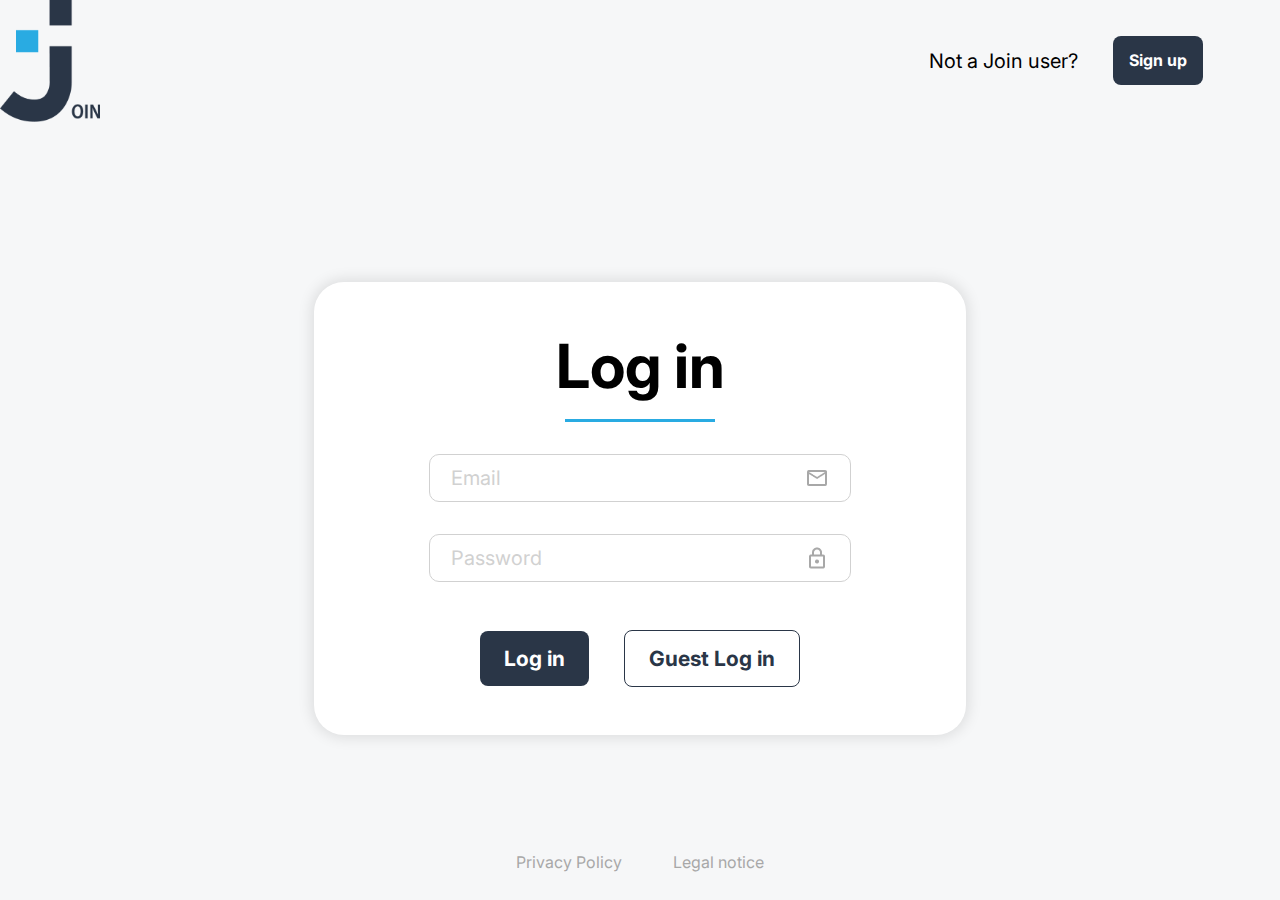
<file: index.html>
<!DOCTYPE html>
<html lang="en">

<head>
    <meta charset="UTF-8">
    <meta name="viewport" content="width=device-width, initial-scale=1.0">
    <title>Join</title>
    <script src="./js/include.js"></script>
    <script src="./js/script.js"></script>
    <script src="./js/logoAnimation.js"></script>
    <script src="./js/initPortraitMode.js"></script>
    <script src="./js/register.js"></script>
    <script src="./js/loginRegisterTemplate.js"></script>
    <script src="./js/rememberMe.js"></script>
    <script src="./js/forgottenPassword.js"></script>
    <script src="./js/board.js"></script>
    <link rel="stylesheet" href="./style/style.css">
    <link rel="stylesheet" href="./style/standard.css">
    <link rel="stylesheet" href="./style/board.css">
    <link rel="stylesheet" href="./style/logo-animation.css">
    <link rel="stylesheet" href="./style/index-registry.css">
    <link rel="stylesheet" href="./style/index-registry-responsive.css">
    <link rel="stylesheet" href="./style/index.css">
    <link rel="icon" href="./assets/img/join_logo_login.png">
</head>

<body class="content-centering" onload="initLogin()">
    <div id="logOutInfo" class="closed">Succesfully logged out</div>
    <div class="logo-animation-div max-width" id="logo-animation-div">
        <img class="join-logo logo-animation" id="logo-animation" src="./assets/img/join_logo_login.png" alt="Logo">
        <img class="join-logo logo-animation logo-animation-mobile" id="logo-animation-mobile"
            src="./assets/img/mobile-logo.png" alt="Logo">
        <div class="content content-add max-width" id="content-add">

            <div class="flex login-headline">
                <img class="join-logo" id="logo-no-animation" src="./assets/img/join_logo_login.png" alt="Logo">
                <div class="registry-link">
                    <span class="user-question">Not a Join user?</span>
                    <button class="btn btn1 btn-fontsize btn-sign-up" onclick="openRegistry()">Sign up</button>
                </div>
            </div>
            <div class="screen-layer d-none" id="landscape-message">
                <div class="landscape-message">
                    <div class="mobile-phone-rotation">
                        <img class="mobile-phone" src="assets/img/smartphone.png" alt="rotating device example">
                    </div>
                    <p class="max-width-calced device-portrait">Please rotate your device to portrait mode.</p>
                </div>
            </div>

            <div class="flex form-position">
                <form class="flex form" id="login-form" onsubmit="login(event); return false;" novalidate>
                    <div class="flex main-form">
                        <div class="flex form-headline">
                            <h1 class="h1-variant">Log in</h1>
                            <div class="h1-underline"></div>
                        </div>
                        <div class="form-input-fields">
                            <div class="input-box input-field" id="input-email">
                                <input type="email" id="email" name="email" autocomplete="username" required
                                    placeholder="Email" oninput="toggleRememberMe()">
                                <img src="./assets/img/mail_icon.png" alt="email icon">
                            </div>
                            <div>
                                <div class="input-box input-field" id="input-password">
                                    <input type="password" id="password" name="password" autocomplete="current-password"
                                        required placeholder="Password"
                                        oninput="changePasswordImg(this), toggleRememberMe()">
                                    <img src="./assets/img/lock-icon.png" alt="locked lock icon" class="password-img"
                                        id="password-img" onclick="togglePasswordVisibility(this)">
                                </div>
                                <div class="msg-box" id="msg-box"></div>
                            </div>
                        </div>
                    </div>
                    <div class="conditional-elements">
                        <div class="check-item d-none" id="remember-div">
                            <input type="checkbox" class="invisible-checkbox" id="remember-me" name="remember-me">
                            <div class="customized-checkbox-container">
                                <img class="checkbox-img remember-checkbox-img" id="remember-checkbox-img"
                                    src="./assets/img/unchecked.png" alt="checkbox"
                                    onclick="toggleRememberCheckboxImg()">
                                <span class="additional-links remember-text">Remember me.</span>
                            </div>
                        </div>
                        <div class="forgotten-password d-none" id="forgotten-password">
                            <button class="btn btn-forgotten-password additional-links" id="forgotten-password"
                                onclick="setNewPassword()">
                                I forgot my password.
                            </button>
                        </div>
                    </div>
                    <div class="login-buttons">
                        <button class="btn btn1 btn-variant" id="log-in-btn">Log in</button>
                        <button class="btn btn2 btn-variant" onclick="guestLogIn(event)">Guest Log in</button>
                    </div>
                </form>
                <div class="registry-link registry-link-mobile">
                    <span class="user-question">Not a Join user?</span>
                    <button class="btn btn1 btn-fontsize btn-sign-up" onclick="openRegistry()">Sign up</button>
                </div>
            </div>

            <div class="centered-position">
                <a class="footer-links" href="privacy-policy.html">Privacy Policy</a>
                <a class="footer-links" href="legal-notice.html">Legal notice</a>
            </div>
        </div>
    </div>

</body>

</html>
</file>
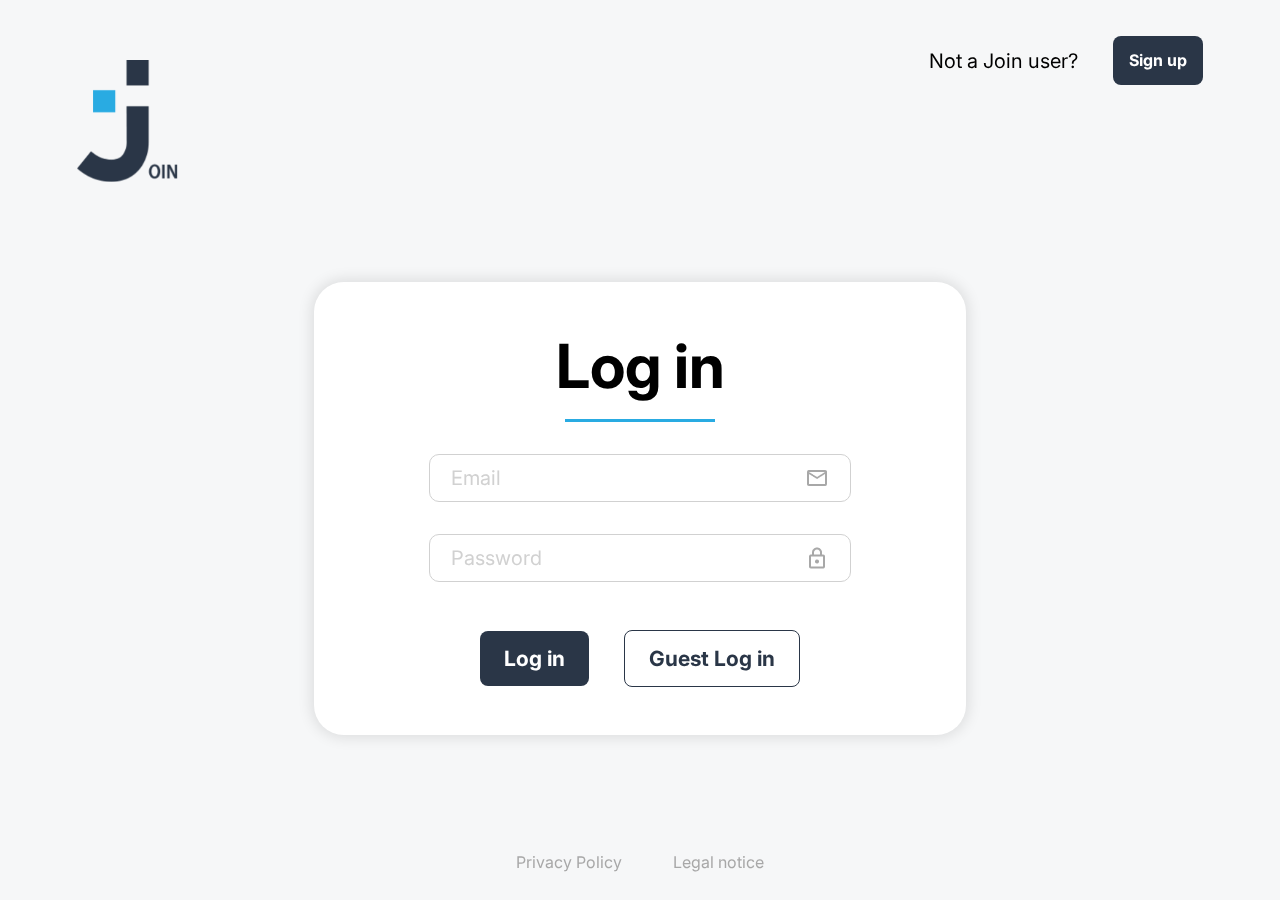
<file: addTask.html>
<!DOCTYPE html>
<html lang="en">

<head>
    <meta charset="UTF-8">
    <meta name="viewport" content="width=device-width, initial-scale=1.0">
    <title>Join</title>
    <script src="./js/include.js"></script>
    <script src="./js/script.js"></script>
    <script src="./js/navigation.js"></script>
    <script src="./js/addTask.js"></script>
    <script src="./js/addTaskAssignedTo.js"></script>
    <script src="./js/addTaskDueDatePicker.js"></script>
    <script src="./js/addTaskClearAndValidate.js"></script>
    <script src="./js/addTaskSubtask.js"></script>
    <script src="./js/addTaskTemplate.js"></script>
    <script src="./js/initPortraitMode.js"></script>
    <link rel="stylesheet" href="./style/style.css">
    <link rel="stylesheet" href="./style/board.css">
    <link rel="stylesheet" href="./style/standard.css">
    <link rel="stylesheet" href="./style/navigation.css">
    <link rel="stylesheet" href="./style/addTask.css">
    <link rel="stylesheet" href="./style/addTaskDueDatePicker.css">
    <link rel="stylesheet" href="./style/addTaskResponsive.css">
    <link rel="stylesheet" href="./style/addTaskSubCategoryAssigned.css">
    <link rel="icon" href="./assets/img/join_logo_login.png">
</head>

<body onload="initAddTask()">
    <div class="content">

        <div w3-include-html="./assets/templates/navigation.html"></div>

        <main>
            <div w3-include-html="./assets/templates/header.html"></div>
            <div class="content-fixed">
                <div class="screen-layer d-none" id="landscape-message">
                    <div class="landscape-message">
                        <div class="mobile-phone-rotation">
                            <img class="mobile-phone" src="assets/img/smartphone.png" alt="rotating device example">
                        </div>
                        <p class="max-width-calced device-portrait">Please rotate your device to portrait mode.</p>
                    </div>
                </div>
                <div class="section-head-add-task max-width">
                    <h1>Add Task</h1>
                </div>

                <form id="add-task-form">
                    <div class="add-task-form">
                        <div class="add-task-form-left">
                            <div class="task-title">
                                <label for="inputTitle">
                                    <p>Title</p>
                                    <p class="rosa-font">*</p>
                                </label>
                                <input class="add-task-input-fields" id="inputTitle" type="text"
                                    placeholder="Enter a title" autocomplete="off">
                                <span id="inputTitleError" class="error-message" style="display: none;">This field is
                                    required</span>
                            </div>
                            <div class="task-description">
                                <label for="inputDescription">Description</label>
                                <textarea class="add-task-input-fields" id="inputDescription" style="height: 120px"
                                    placeholder="Enter a Description"></textarea>
                            </div>
                            <div class="task-assignement-and-category">
                                <p class="add-task-input-headline">Assigned to</p>
                                <div onclick="showUsers()" class="add-task-assigned-to-input-field">
                                    <p>Select user to assign</p>
                                    <img id="userArrowDown" src="./assets/img/arrow_down_icon.png" alt="open user">
                                    <img id="userArrowUp" class="rotate180" src="./assets/img/arrow_down_icon.png"
                                        alt="close user" style="display: none;">
                                </div>
                                <div id="users" class="users" style="display: none;">
                                </div>
                                <div id="assignedUsers"></div>
                            </div>
                        </div>

                        <div class="add-task-form-seperator"></div>

                        <div class="add-task-form-right">
                            <label for="inputDueDate">
                                <p>Due date</p>
                                <p class="rosa-font">*</p>
                            </label>
                            <div class="task-due-date">
                                <input class="add-task-input-fields" type="text" id="inputDueDate"
                                    placeholder="dd/mm/yyyy" minlength="10" maxlength="10">
                                <img src="./assets/img/calendar_icon.png" alt="calendar" id="calendarIcon">
                                <div id="calendarPopup" class="calendar-popup">
                                    <div id="calendarControls">
                                        <div class="custom-select">
                                            <div class="select-selected" id="selectedMonth">January</div>
                                            <div class="select-items select-hide" id="monthSelect">
                                                <div>January</div>
                                                <div>February</div>
                                                <div>March</div>
                                                <div>April</div>
                                                <div>May</div>
                                                <div>June</div>
                                                <div>July</div>
                                                <div>August</div>
                                                <div>September</div>
                                                <div>October</div>
                                                <div>November</div>
                                                <div>December</div>
                                            </div>
                                        </div>
                                        <div class="custom-select">
                                            <div class="select-selected" id="selectedYear">2025</div>
                                            <div class="select-items select-hide" id="yearSelect">
                                                <div>2025</div>
                                                <div>2026</div>
                                                <div>2027</div>
                                                <div>2028</div>
                                                <div>2029</div>
                                                <div>2030</div>
                                            </div>
                                        </div>
                                    </div>
                                    <table id="calendarTable"></table>
                                </div>
                            </div>
                            <span id="inputDueDateError" class="error-message" style="display: none;">This field is
                                required</span>
                            <div class="task-prio">
                                <p class="add-task-input-headline">Prio</p>
                                <div class="prio-buttons">
                                    <div id="urgentPrio" class="prio-button" onclick="selectPriority('Urgent')">
                                        <p>Urgent</p>
                                        <img src="./assets/img/urgent_icon.png" alt="urgent">
                                    </div>
                                    <div id="mediumPrio" class="prio-button selected"
                                        onclick="selectPriority('Medium')">
                                        <p>Medium</p>
                                        <img class="prio-medium-img" src="./assets/img/medium_icon.png" alt="medium">
                                    </div>
                                    <div id="lowPrio" class="prio-button" onclick="selectPriority('Low')">
                                        <p>Low</p>
                                        <img src="./assets/img/low_icon.png" alt="low">
                                    </div>
                                </div>
                            </div>
                            <div class="task-assignement-and-category">
                                <div class="add-task-input-headline">
                                    <p>Category</p>
                                    <p class="rosa-font">*</p>
                                </div>
                                <div onclick="showCategorys()" id="categoryInput" class="add-task-category-input-field">
                                    <p id="selectedCategory"></p>
                                    <img id="categoryArrowDown" src="./assets/img/arrow_down_icon.png"
                                        alt="open category">
                                    <img id="categoryArrowUp" class="rotate180" src="./assets/img/arrow_down_icon.png"
                                        alt="close category" style="display: none;">
                                    <div id="category" class="category" style="display: none;">
                                        <div class="category-options" onclick="selectCategory(event, 'Technical Task')">
                                            Technical Task</div>
                                        <div class="category-options" onclick="selectCategory(event, 'User Story')">User
                                            Story</div>
                                    </div>
                                </div>
                            </div>
                            <div class="task-subtask">
                                <p class="add-task-input-headline">Subtasks</p>
                                <input onkeydown="handleKeyPress(event)" onclick="changeButtons()"
                                    class="add-task-input-fields" type="text" id="inputSubtask"
                                    placeholder="Add new subtask">
                                <div id="containerButtons" class="add-subtask-buttons">
                                    <div onclick="changeButtons()" id="inputOffButton"
                                        class="subtask-buttons pad-top-4">
                                        <img src="./assets/img/plus_dark_icon.svg" alt="ü">
                                    </div>
                                    <div id="inputOnButtons" class="subtask-buttons-with-input" style="display: none;">
                                        <div onclick="resetButtons()" class="subtask-buttons">
                                            <img src="./assets/img/cancel_icon.svg" alt="cancel">
                                        </div>
                                        <div class="subtask-seperator"></div>
                                        <div onclick="addSubtask()" class="subtask-buttons">
                                            <img src="./assets/img/check_dark_icon.svg" alt="create">
                                        </div>
                                    </div>
                                </div>
                            </div>
                            <div id="subtask" class="created-subtasks-container"></div>
                            <div class="info-line-responsive">
                                <p class="rosa-font">*</p>
                                <p>This field is required</p>
                            </div>
                        </div>
                    </div>
                    <div class="add-task-form-bottom">
                        <div class="info-line">
                            <p class="rosa-font">*</p>
                            <p>This field is required</p>
                        </div>
                        <div class="add-task-finish-buttons">
                            <div onclick="clearAddTask()" class="clear-task-btn">
                                <p>Clear</p>
                                <img src="./assets/img/cancel_icon.svg" alt="cancel">
                            </div>
                            <button class="create-task-btn" type="submit" onclick="newTask(event)">
                                Create Task
                                <img src="./assets/img/check_icon.png" alt="create">
                            </button>
                        </div>
                    </div>
                    <div id="taskAddedToBoardModal">
                        <div id="taskAddedToBoard" style="display: none;">
                            <p>Task added to board</p>
                            <img src="./assets/img/board-icon.svg" alt="board icon">
                        </div>
                    </div>
                </form>
            </div>
        </main>
    </div>

</body>

</html>
</file>
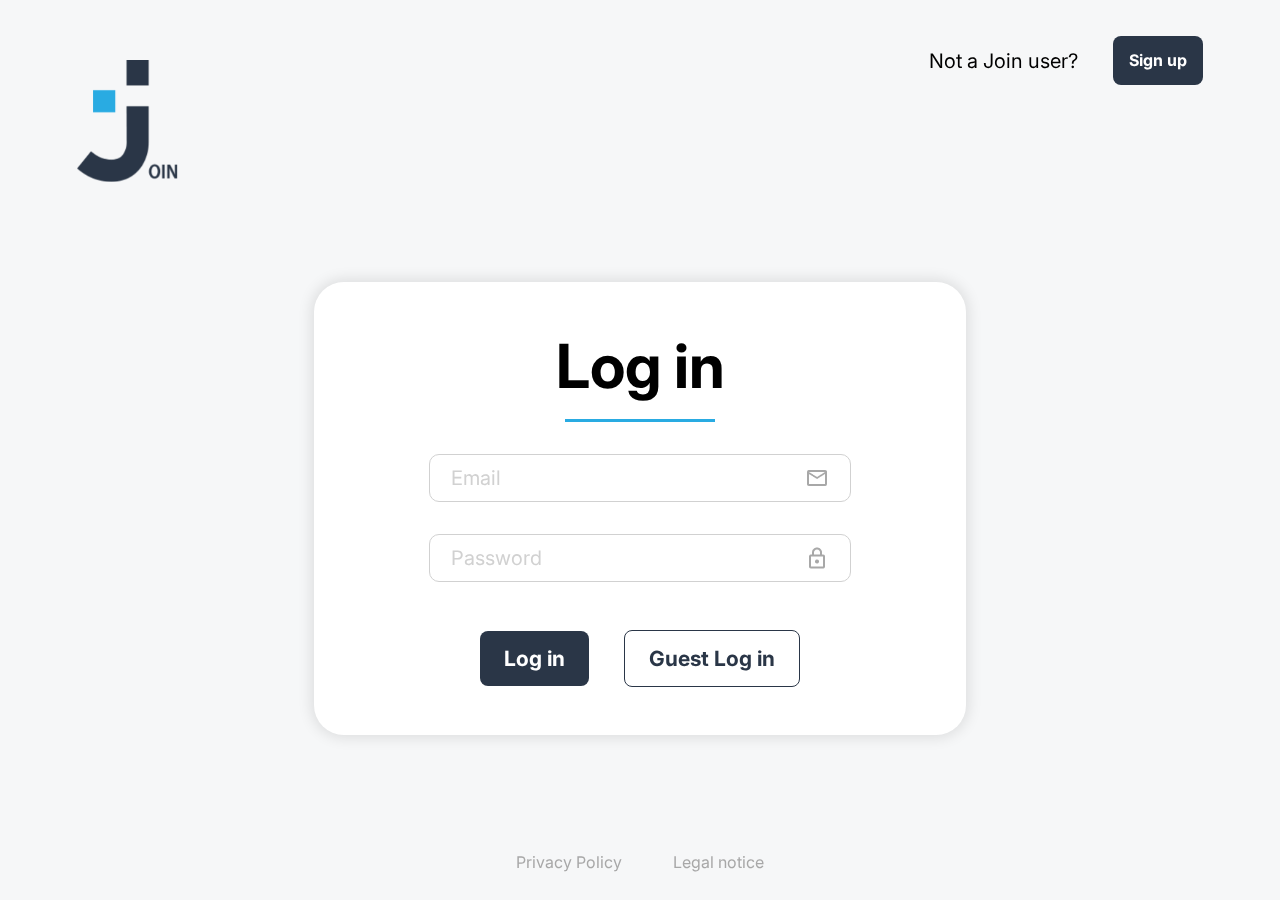
<file: board.html>
<!DOCTYPE html>
<html lang="en">

<head>
    <meta charset="UTF-8">
    <meta name="viewport" content="width=device-width, initial-scale=1.0">
    <title>Join</title>
    <script src="./js/include.js"></script>
    <script src="./js/script.js"></script>
    <script src="./js/navigation.js"></script>
    <script src="./js/board.js"></script>
    <script src="./js/boardTemplate.js"></script>
    <script src="./js/boardDragAndDrop.js"></script>
    <script src="./js/boardDetailTaskCard.js"></script>
    <script src="./js/boardTaskEdit.js"></script>
    <script src="./js/boardRenderUpdateEdit.js"></script>
    <script src="./js/boardSearchTask.js"></script>
    <script src="./js/boardTaskMoveTo.js"></script>
    <script src="./js/summary.js"></script>
    <script src="./js/addTask.js"></script>
    <script src="./js/addTaskSubtask.js"></script>
    <script src="./js/addTaskDueDatePicker.js"></script>
    <script src="./js/addTaskClearAndValidate.js"></script>
    <script src="./js/addTaskAssignedTo.js"></script>
    <script src="./js/addTaskTemplate.js"></script>
    <script src="./js/initPortraitMode.js"></script>
    <link rel="stylesheet" href="./style/style.css">
    <link rel="stylesheet" href="./style/board.css">
    <link rel="stylesheet" href="./style/taskcard.css">
    <link rel="stylesheet" href="./style/detailTaskCard.css">
    <link rel="stylesheet" href="./style/editTask.css">
    <link rel="stylesheet" href="./style/standard.css">
    <link rel="stylesheet" href="./style/navigation.css">
    <link rel="stylesheet" href="./style/boardAddTask.css">
    <link rel="stylesheet" href="./style/boardAddTaskResponsive.css">
    <link rel="stylesheet" href="./style/boardAddTaskSubCategoryAssigned.css">
    <link rel="stylesheet" href="./style/addTaskDueDatePicker.css">
    <link rel="icon" href="./assets/img/join_logo_login.png">
</head>

<body onload="initBoard()">
    <div class="content">

        <div w3-include-html="./assets/templates/navigation.html"></div>
        <div class="screen-layer d-none" id="landscape-message">
            <div class="landscape-message">
                <div class="mobile-phone-rotation">
                    <img class="mobile-phone" src="assets/img/smartphone.png" alt="rotating device example">
                </div>
                <p class="max-width-calced device-portrait">Please rotate your device to portrait mode.</p>
            </div>
        </div>
        <main>
            <div w3-include-html="./assets/templates/header.html"></div>
            <div class="board-content max-width">
                <div class="board-header">
                    <h1>Board</h1>
                    <div class="board-header-right">
                        <div class="input-box-desktop">
                            <div class="input-box">
                                <input onkeyup="searchTasks()" id="searchInput" type="text" placeholder="Find Task">
                                <div class="input-box-right">
                                    <div class="seperator"></div>
                                    <div class="input-search-icon">
                                        <img src="./assets/img/search_icon.png" alt="Search lens">
                                    </div>
                                </div>
                            </div>
                            <span id="errorTaskFound" class="no-tasks-found-message" style="display: none;">Keine
                                Ergebnisse gefunden</span>
                        </div>
                        <button onclick="openAddTask('todo')">
                            <span class="add-task-btn-text">Add task</span>
                            <img src="./assets/img/plus_white_icon.png" alt="+">
                        </button>
                    </div>
                </div>
                <div class="input-box-responsive">
                    <div class="input-box">
                        <input onkeyup="searchTasksMobile()" id="searchInputMobile" type="text" placeholder="Find Task">
                        <div class="input-box-right">
                            <div class="seperator"></div>
                            <div class="input-search-icon">
                                <img src="./assets/img/search_icon.png" alt="Search lens">
                            </div>
                        </div>
                    </div>
                    <span id="errorTaskFoundMobile" class="no-tasks-found-message" style="display: none;">Keine
                        Ergebnisse gefunden</span>
                </div>
                <div class="board-categorys-container">
                    <div id="tasksContainer" class="board-categorys">
                        <div class="tasks-content" ondrop="dropTask(event, 'todo')" ondragover="allowDrop(event)">
                            <div class="task-header">
                                <p>To do</p>
                                <div class="task-header-btn">
                                    <button onclick="openAddTask('todo')"><img src="./assets/img/plus_dark_icon.png"
                                            alt="+"></button>
                                </div>
                            </div>
                            <div class="task-content-split" id="toDo"></div>
                        </div>
                        <div class="tasks-content" ondrop="dropTask(event, 'in-progress')"
                            ondragover="allowDrop(event)">
                            <div class="task-header">
                                <p>In progress</p>
                                <div class="task-header-btn">
                                    <button onclick="openAddTask('in-progress')"><img
                                            src="./assets/img/plus_dark_icon.png" alt="+"></button>
                                </div>
                            </div>
                            <div class="task-content-split" id="inProgress"></div>
                        </div>
                        <div class="tasks-content" ondrop="dropTask(event, 'await-feedback')"
                            ondragover="allowDrop(event)">
                            <div class="task-header">
                                <p>Await feedback</p>
                                <div class="task-header-btn">
                                    <button onclick="openAddTask('await-feedback')"><img
                                            src="./assets/img/plus_dark_icon.png" alt="+"></button>
                                </div>
                            </div>
                            <div class="task-content-split" id="awaitFeedback"></div>
                        </div>
                        <div class="tasks-content done-tasks-content" ondrop="dropTask(event, 'done')"
                            ondragover="allowDrop(event)">
                            <div class="task-header">
                                <p>Done</p>
                            </div>
                            <div class="task-content-split" id="done"></div>
                        </div>
                    </div>
                </div>
            </div>
        </main>
        <div id="taskDetailModal" class="task-detail-modal">
            <div id="taskDetailCard" class="task-detail-content">
                <div id="taskDetail"></div>
            </div>
            <div id="editContainer" style="display: none;"></div>
        </div>
    </div>
    <div class="board-add-task-overlay" id="boardAddTask" style="display: none;">
        <div class="board-add-task-content max-width-login-registry">
            <div class="board-add-task-modal">
                <div class="board-add-task-section-header max-width">
                    <h1>Add Task</h1>
                    <div onclick="closeAddTask(), clearAddTask()" class="add-task-close-btn">
                        <img src="./assets/img/cancel_icon.svg" alt="cancel">
                    </div>
                </div>
                <form id="add-task-form">
                    <div class="add-task-form">
                        <div class="add-task-form-left">
                            <div class="add-task-title">
                                <label for="inputTitle">
                                    <p>Title</p>
                                    <p class="rosa-font">*</p>
                                </label>
                                <input class="add-task-input-fields" id="inputTitle" type="text"
                                    placeholder="Enter a title" autocomplete="off">
                                <span id="inputTitleError" class="error-message" style="display: none;">This field is
                                    required</span>
                            </div>
                            <div class="task-description">
                                <label for="inputDescription">Description</label>
                                <textarea class="add-task-input-fields" id="inputDescription" style="height: 120px"
                                    placeholder="Enter a Description"></textarea>
                            </div>
                            <div class="task-assignement-and-category">
                                <p class="add-task-input-headline">Assigned to</p>
                                <div onclick="showUsers()" class="add-task-assigned-to-input-field">
                                    <p>Select user to assign</p>
                                    <img id="userArrowDown" src="./assets/img/arrow_down_icon.png" alt="open users">
                                    <img id="userArrowUp" class="rotate180" src="./assets/img/arrow_down_icon.png"
                                        alt="close users" style="display: none;">
                                </div>
                                <div id="users" class="users" style="display: none;">
                                </div>
                                <div id="assignedUsers"></div>
                            </div>
                        </div>

                        <div class="add-task-form-seperator"></div>

                        <div class="add-task-form-right">
                            <label for="inputDueDate">
                                <p>Due date</p>
                                <p class="rosa-font">*</p>
                            </label>
                            <div class="task-due-date">
                                <input class="add-task-input-fields" type="text" id="inputDueDate"
                                    placeholder="dd/mm/yyyy" maxlength="10">
                                <img src="./assets/img/calendar_icon.png" alt="calendar" id="calendarIcon">
                                <div id="calendarPopup" class="calendar-popup">
                                    <div id="calendarControls">
                                        <div class="custom-select">
                                            <div class="select-selected" id="selectedMonth">January</div>
                                            <div class="select-items select-hide" id="monthSelect">
                                                <div>January</div>
                                                <div>February</div>
                                                <div>March</div>
                                                <div>April</div>
                                                <div>May</div>
                                                <div>June</div>
                                                <div>July</div>
                                                <div>August</div>
                                                <div>September</div>
                                                <div>October</div>
                                                <div>November</div>
                                                <div>December</div>
                                            </div>
                                        </div>
                                        <div class="custom-select">
                                            <div class="select-selected" id="selectedYear">2025</div>
                                            <div class="select-items select-hide" id="yearSelect">
                                                <div>2025</div>
                                                <div>2026</div>
                                                <div>2027</div>
                                                <div>2028</div>
                                                <div>2029</div>
                                                <div>2030</div>
                                            </div>
                                        </div>
                                    </div>
                                    <table id="calendarTable"></table>
                                </div>
                            </div>
                            <span id="inputDueDateError" class="error-message" style="display: none;">This field is
                                required</span>
                            <div class="task-prio">
                                <p class="add-task-input-headline">Prio</p>
                                <div class="prio-buttons">
                                    <div id="urgentPrio" class="prio-button" onclick="selectPriority('Urgent')">
                                        <p>Urgent</p>
                                        <img src="./assets/img/urgent_icon.png" alt="urgent">
                                    </div>
                                    <div id="mediumPrio" class="prio-button selected"
                                        onclick="selectPriority('Medium')">
                                        <p>Medium</p>
                                        <img src="./assets/img/medium_icon.png" alt="medium">
                                    </div>
                                    <div id="lowPrio" class="prio-button" onclick="selectPriority('Low')">
                                        <p>Low</p>
                                        <img src="./assets/img/low_icon.png" alt="low">
                                    </div>
                                </div>
                            </div>
                            <div class="task-assignement-and-category">
                                <div class="add-task-input-headline">
                                    <p>Category</p>
                                    <p class="rosa-font">*</p>
                                </div>
                                <div onclick="showCategorys()" id="categoryInput" class="add-task-category-input-field">
                                    <p id="selectedCategory"></p>
                                    <img id="categoryArrowDown" src="./assets/img/arrow_down_icon.png"
                                        alt="open category">
                                    <img id="categoryArrowUp" class="rotate180" src="./assets/img/arrow_down_icon.png"
                                        alt="close category" style="display: none;">
                                    <div id="category" class="category" style="display: none;">
                                        <div class="category-options" onclick="selectCategory(event, 'Technical Task')">
                                            Technical Task</div>
                                        <div class="category-options" onclick="selectCategory(event, 'User Story')">User
                                            Story</div>
                                    </div>
                                </div>
                            </div>
                            <div class="task-subtask">
                                <p class="add-task-input-headline">Subtasks</p>
                                <input onkeydown="handleKeyPress(event)" onclick="changeButtons()"
                                    class="add-task-input-fields" type="text" id="inputSubtask"
                                    placeholder="Add new subtask">
                                <div id="containerButtons" class="add-subtask-buttons">
                                    <div onclick="changeButtons()" id="inputOffButton"
                                        class="subtask-buttons padding-top-six">
                                        <img src="./assets/img/plus_dark_icon.svg" alt="+">
                                    </div>
                                    <div id="inputOnButtons" class="subtask-buttons-with-input" style="display: none;">
                                        <div onclick="resetButtons()" class="subtask-buttons">
                                            <img src="./assets/img/cancel_icon.svg" alt="cancel">
                                        </div>
                                        <div class="subtask-seperator"></div>
                                        <div onclick="addSubtask()" class="subtask-buttons">
                                            <img src="./assets/img/check_dark_icon.svg" alt="create">
                                        </div>
                                    </div>
                                </div>
                            </div>
                            <div id="subtask" class="created-subtasks-container"></div>
                            <div class="info-line-mobile">
                                <p class="rosa-font">*</p>
                                <p>This field is required</p>
                            </div>
                        </div>
                    </div>
                    <div class="add-task-form-bottom max-width">
                        <div class="info-line">
                            <p class="rosa-font">*</p>
                            <p>This field is required</p>
                        </div>
                        <div class="add-task-finish-buttons">
                            <div onclick="clearAddTask()" class="clear-task-btn">
                                <p>Clear</p>
                                <img src="./assets/img/cancel_icon.svg" alt="cancel">
                            </div>
                            <button class="create-task-btn" type="submit" onclick="newTask(event)">
                                Create Task
                                <img src="./assets/img/check_icon.png" alt="create">
                            </button>
                        </div>
                    </div>
                    <div id="taskAddedToBoardModal">
                        <div id="taskAddedToBoard" style="display: none;">
                            <p>Task added to board</p>
                            <img src="./assets/img/board-icon.svg" alt="board icon">
                        </div>
                    </div>
                </form>
            </div>
        </div>
    </div>
</body>

</html>
</file>
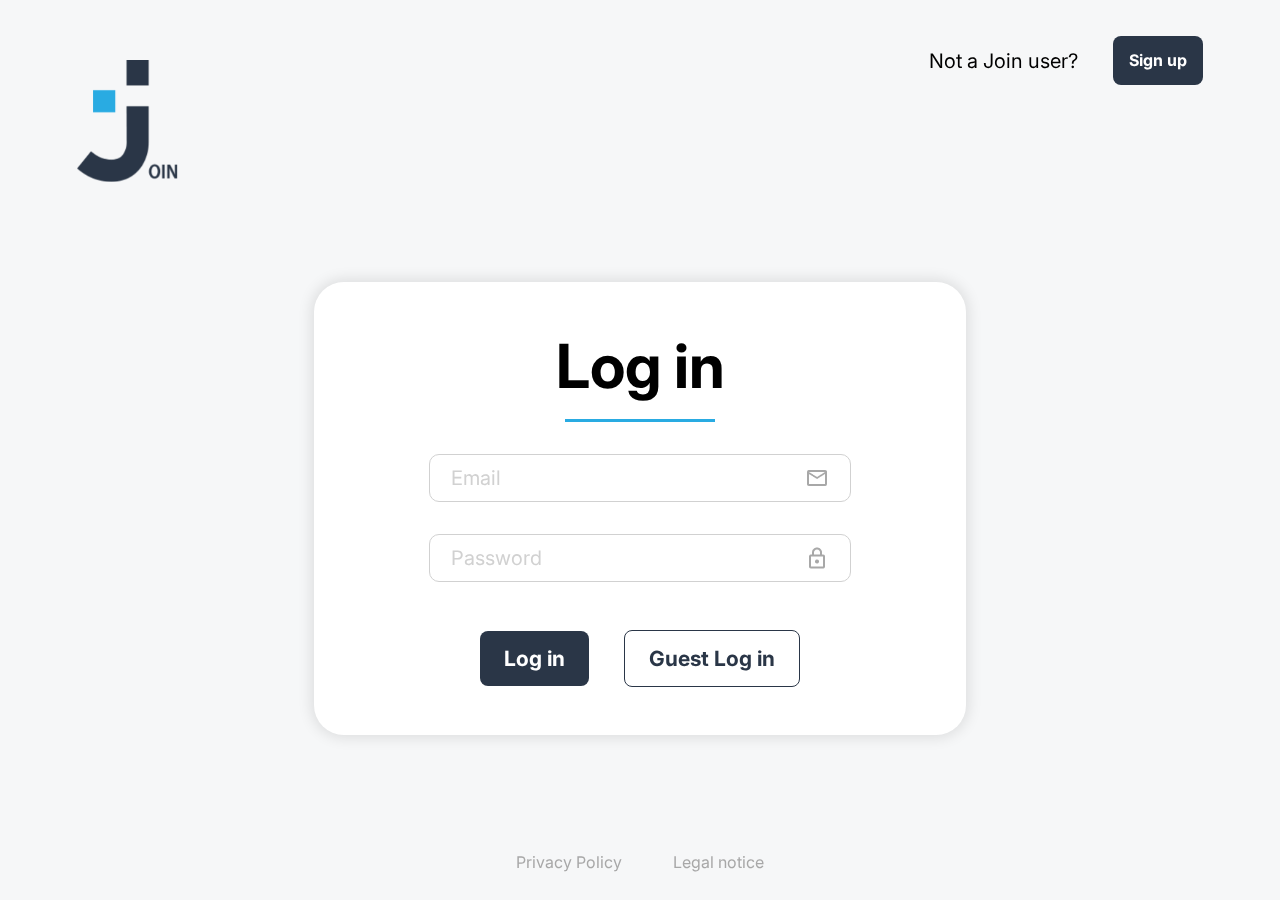
<file: contacts.html>
<!DOCTYPE html>
<html lang="en">

<head>
  <meta charset="UTF-8" />
  <meta name="viewport" content="width=device-width, initial-scale=1.0" />
  <title>Join - Contacts</title>
  <script src="./js/include.js"></script>
  <script src="./js/script.js"></script>
  <script src="./js/navigation.js"></script>
  <script src="./js/board.js"></script>
  <script src="./js/contacts.js"></script>
  <script src="./js/summary.js"></script>
  <script src="./js/initPortraitMode.js"></script>
  <script src="./assets/templates/contactsOverview.js"></script>
  <script src="./js/contactsHelper.js"></script>
  <link rel="stylesheet" href="./style/style.css" />
  <link rel="stylesheet" href="./style/board.css" />
  <link rel="stylesheet" href="./style/standard.css" />
  <link rel="stylesheet" href="./style/contacts.css" />
  <link rel="stylesheet" href="./style/contactsContainer.css" />
  <link rel="stylesheet" href="./style/navigation.css" />
  <link rel="stylesheet" href="./style/addTask.css" />
  <link rel="stylesheet" href="./style/addTaskSubCategoryAssigned.css">
  <link rel="stylesheet" href="./style/addTaskResponsive.css">
  <link rel="stylesheet" href="./style/contactsResponsive.css" />
  <link rel="icon" href="./assets/img/join_logo_login.png" />
</head>

<body onload="initContacts(), initPortraitMode()">
  <div class="content">
    <div w3-include-html="./assets/templates/navigation.html"></div>
    <main>
        <dialog newContactDialog id="contactDialog" onshow="renderNewContactForm()" class="dialogDesktop dialogNorm"></dialog>
        <dialog editContactDialog id="editContactDialog" class="dialogDesktop dialogNorm"></dialog>
        <dialog id="responsiveContactDialog"></dialog>
      <div id="statusAlert" class="">Contact succesfull created</div>
      <div w3-include-html="./assets/templates/header.html"></div>
      <div class="landscape-message d-none" id="landscape-message">
        <p class="max-width-calced device-portrait">Please rotate your device to portrait mode.</p>
      </div>
      <div id="contactDetails" class="max-width contactsFixed">
        <div id="wrapperContacts">
          <div id="btn_addNewContact" onclick="openDialog()"; data-infobox="contactCard">Add new contact<img src="assets/img/add_contact_icon.png" alt="Add Contact Icon" /></div>
          <button id="btn_addNewContactResponsive" type="button" onclick="openDialog()"><img src="assets/img/add_contact_icon.png" alt="Add Contact Icon" /></button>
          <div id="contactsOverview"></div>
        </div>
        <div id="contactDetailsContainer">
          <div id="contactDetailsHeader">
            <span id="spanContacts">Contacts<div id="arrowBack"><img src="assets/img/arrow_left_icon.png" alt="arrowBack" onclick="closeDetailsResponsive()"></div></span>
            <div id="blueLineDesktop" class="blueLine"></div>
            <span id="spanBetter"> Better with a team</span>
            <div id="blueLineMobile" class="blueLine"></div>
          </div>
          <div id="contactCard" class="infobox infoboxClosed"></div>
        </div>
      </div>
    </main>
  </div>
</body>
</html>
</file>
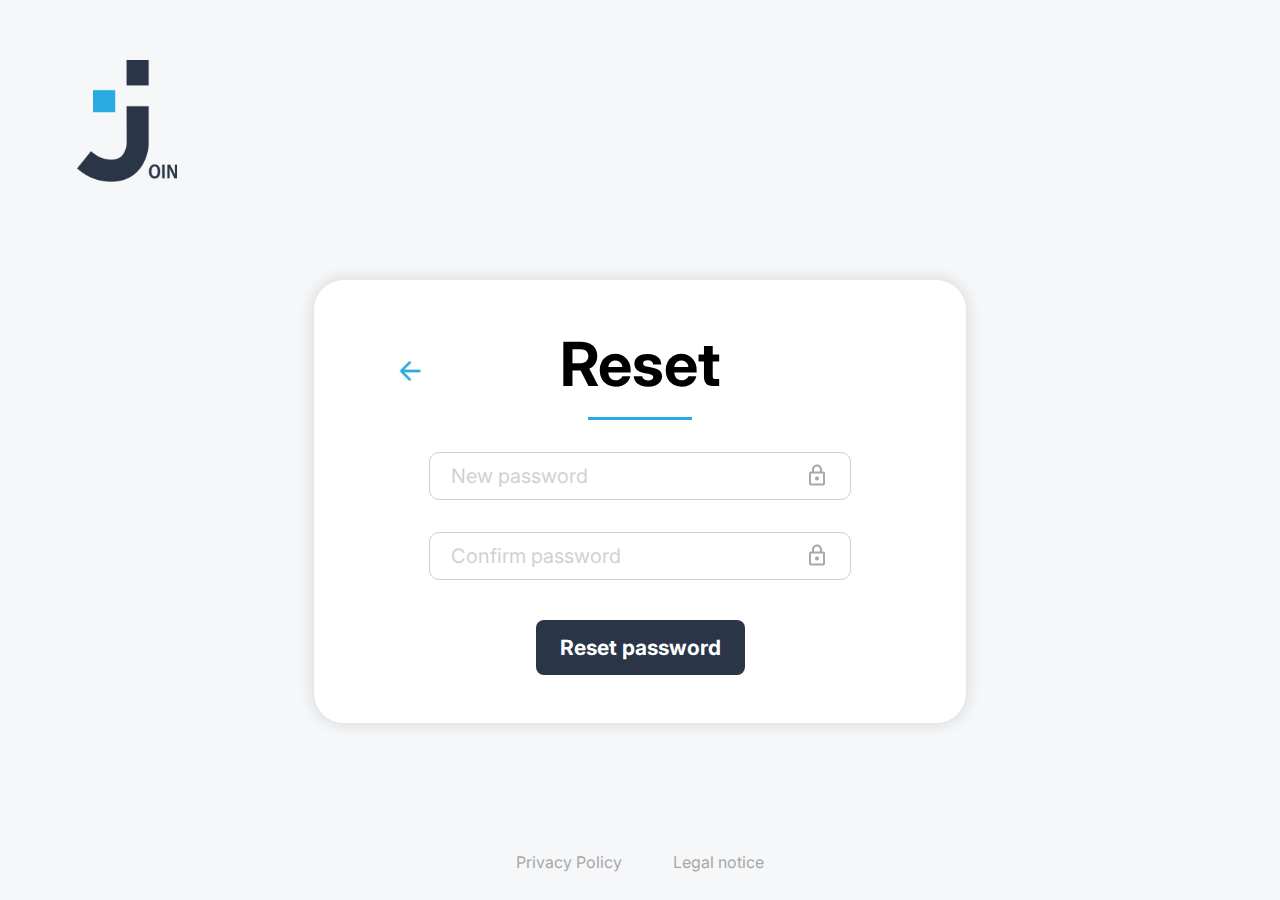
<file: forgotten-password.html>
<!DOCTYPE html>
<html lang="en">

<head>
    <meta charset="UTF-8">
    <meta name="viewport" content="width=device-width, initial-scale=1.0">
    <title>Join</title>
    <script src="./js/include.js"></script>
    <script src="./js/register.js"></script>
    <script src="./js/forgottenPassword.js"></script>
    <script src="./js/loginRegisterTemplate.js"></script>
    <script src="./js/initPortraitMode.js"></script>
    <script src="./js/script.js"></script>
    <script src="./js/rememberMe.js"></script>
    <link rel="stylesheet" href="./style/style.css">
    <link rel="stylesheet" href="./style/board.css">
    <link rel="stylesheet" href="./style/standard.css">
    <link rel="stylesheet" href="./style/navigation.css">
    <link rel="stylesheet" href="./style/index-registry.css">
    <link rel="stylesheet" href="./style/index-registry-responsive.css">
    <link rel="icon" href="./assets/img/join_logo_login.png">
</head>

<body class="content-centering" onload="initResetPassword()">
    <div class="content content-add max-width">
        <div class="flex login-headline login-headline-reset">
            <img class="join-logo" src="./assets/img/join_logo_login.png" alt="Logo">
        </div>
        <div class="screen-layer d-none" id="landscape-message">
            <div class="landscape-message">
                <div class="mobile-phone-rotation">
                    <img class="mobile-phone" src="assets/img/smartphone.png" alt="rotating device example">
                </div>
                <p class="max-width-calced device-portrait">Please rotate your device to portrait mode.</p>
            </div>
        </div>

        <div class="flex form-position registration-form-position">
            <form class="flex form password-reset-form" id="login-form" onsubmit="saveNewPassword(event); return false;"
                novalidate>
                <div class="flex form-headline">
                    <div class="flex reset-headline">
                        <button class="btn return-btn return-btn-reset" onclick="returnToStart()">
                            <img src="./assets/img/arrow_left_icon.png" alt="arrow-to-login">
                        </button>
                        <h1 class="h1-variant h1-reset">Reset</h1>
                    </div>
                    <div class="h1-underline h1-underline-reset"></div>
                </div>
                <div class="form-input-fields fields-variant">
                    <div class="input-box input-field password-field" id="input-password">
                        <input type="password" id="password" name="password" autocomplete="new-password" required
                            placeholder="New password" oninput="changePasswordImg(this)">
                        <img src="./assets/img/lock-icon.png" alt="locked lock icon" class="password-img"
                            id="password-img" onclick="togglePasswordVisibility(this)">
                    </div>
                    <div>
                        <div class="input-box input-field password-field" id="input-password-confirmation">
                            <input type="password" id="password-confirmation" name="password" required
                                placeholder="Confirm password" oninput="changePasswordImg(this)">
                            <img src="./assets/img/lock-icon.png" alt="locked lock icon" class="password-img"
                                id="password-confirmation-img" onclick="togglePasswordVisibility(this)">
                        </div>
                        <div class="msg-box" id="msg-box"></div>
                    </div>
                </div>
                <button class="btn btn1 btn-variant" id="registry-btn">Reset password</button>
            </form>
        </div>
        <div class="grey-overlay d-none" id="grey-overlay">
            <div id="success-msg"></div>
        </div>
    </div>

    <div w3-include-html="./assets/templates/footer-login-registry.html"></div>

</body>

</html>
</file>
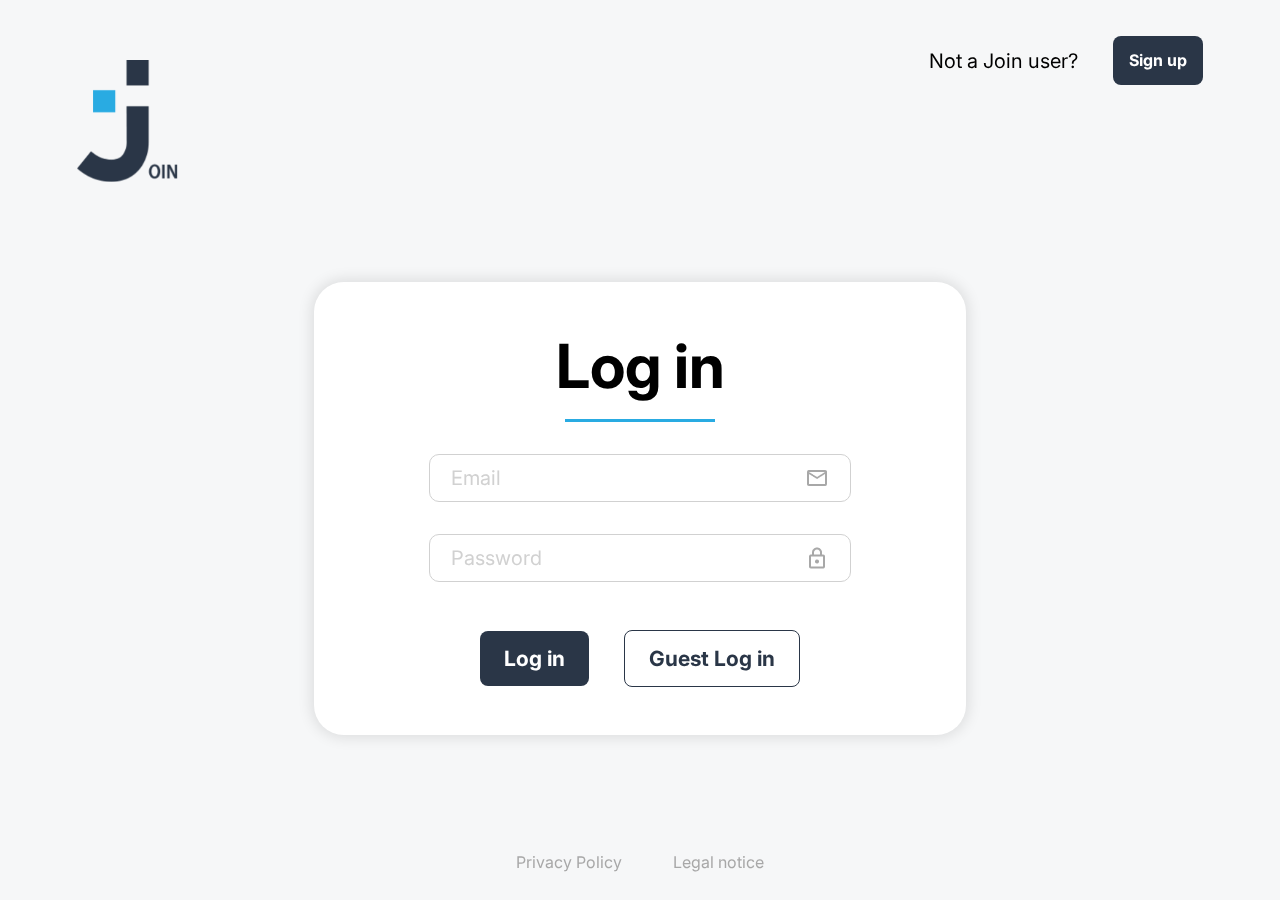
<file: help.html>
<!DOCTYPE html>
<html lang="en">

<head>
  <meta charset="UTF-8" />
  <meta name="viewport" content="width=device-width, initial-scale=1.0" />
  <title>Join</title>
  <script src="./js/include.js"></script>
  <script src="./js/initPortraitMode.js"></script>
  <script src="./js/script.js"></script>
  <script src="./js/navigation.js"></script>
  <link rel="stylesheet" href="./style/style.css">
  <link rel="stylesheet" href="./style/standard.css">
  <link rel="stylesheet" href="./style/index-registry.css">
  <link rel="stylesheet" href="./style/navigation.css">
  <link rel="stylesheet" href="./style/privacy-policy-legal-notice-help.css" />
  <link rel="stylesheet" href="./style/help.css">
  <link rel="icon" href="./assets/img/join_logo_login.png">
</head>

<body onload="includeHTML(), initPortraitMode()">
  <div class="content">
    <div w3-include-html="./assets/templates/navigation.html"></div>

    <main>
      <div w3-include-html="./assets/templates/header.html"></div>
      <div class="max-width-calculated content-fixed">
        <div class="section-head">
          <div class="headline">
            <h1 class="h1-legal">Help</h1>
            <img class="btn return-btn return-btn-help" src="assets/img/arrow_left_icon.png" alt="back"
              onclick="window.history.go(-1); return false;">
          </div>
        </div>
        <div class="screen-layer d-none" id="landscape-message">
          <div class="landscape-message">
            <div class="mobile-phone-rotation">
              <img class="mobile-phone" src="assets/img/smartphone.png" alt="rotating device example">
            </div>
            <p class="max-width-calced device-portrait">Please rotate your device to portrait mode.</p>
          </div>
        </div>
        <div class="legal-body">
          <p class="p-legal">Welcome to the help page for <span class="name-highlight">Join</span>, your guide to using
            our kanban project management tool.
            Here, we’ll provide an overview of what <span class="name-highlight">Join</span> is, how it can benefit you,
            and how to use it.
          </p>

          <h2 class="h2-legal">What is Join?</h2>
          <p class="p-legal"><span class="name-highlight">Join</span> is a kanban-based project management tool designed
            and built by a group of dedicated
            students as part of their web development bootcamp at the Developer Akademie.</p><br>
          <p class="p-legal">Kanban, a Japanese term meaning "billboard," is a highly effective method to visualize
            work, limit
            work-in-progress, and maximize efficiency (or flow). <span class="name-highlight">Join</span> leverages the
            principles of kanban
            to help users manage their tasks and projects in an intuitive, visual interface.</p><br>
          <p class="p-legal">It is important to note that <span class="name-highlight">Join</span> is designed as an
            educational exercise and is not
            intended for extensive business usage. While we strive to ensure the best possible user experience, we
            cannot guarantee consistent availability, reliability, accuracy, or other aspects of quality regarding <span
              class="name-highlight">Join</span>.</p>

          <h2 class="h2-legal">How to use it</h2>
          <p class="p-legal">Here is a step-by-step guide on how to use <span class="name-highlight">Join</span>:</p>

          <h3 class="h3-legal">1<span class="spaced">. </span>Exploring the Board</h3>
          <p class="p-legal spaced-2">When you log in to <span class="name-highlight">Join</span>, you’ll find a default
            board.
            This board represents your project
            and contains four default lists: "To Do," "In Progress," "Await feedback," and "Done".</p>

          <h3 class="h3-legal">2<span class="spaced">. </span>Creating Contacts</h3>
          <p class="p-legal spaced-2">In <span class="name-highlight">Join</span>, you can add contacts to collaborate
            on your
            projects. Go to the "Contacts"
            section, click on "New contact," and fill in the required information. Once added, these contacts can be
            assigned tasks, and they can interact with the tasks on the board.</p>

          <h3 class="h3-legal">3<span class="spaced">. </span>Adding Cards</h3>
          <p class="p-legal spaced-2">Now that you’ve added your contacts, you can start adding cards. Cards represent
            individual
            tasks. Click
            the "+" button under the appropriate list to create a new card. Fill in the task details in the card, like
            task name, description, due date, assignees, etc.</p>

          <h3 class="h3-legal">4<span class="spaced">. </span>Moving Cards</h3>
          <p class="p-legal spaced-2">As the task moves from one stage to another, you can reflect that on the board by
            dragging
            and dropping the
            card from one list to another.</p>

          <h3 class="h3-legal">5<span class="spaced">. </span>Deleting Cards</h3>
          <p class="p-legal spaced-2">Once a task is completed, you can either move it to the "Done" list or delete it.
            Deleting
            a card will
            permanently remove it from the board. Please exercise caution when deleting cards, as this action is
            irreversible.</p><br>

          <p class="p-legal">Remember that using <span class="name-highlight">Join</span> effectively requires
            consistent updates from you and your team to
            ensure the board reflects the current state of your project.</p><br>
          <p class="p-legal">Have more questions about <span class="name-highlight">Join</span>? Feel free to contact us
            at [Your Contact Email]. We’re here
            to help you!</p>

          <h2 class="h2-legal">Enjoy using Join!</h2>
        </div>
      </div>
    </main>
  </div>
</body>

</html>
</file>
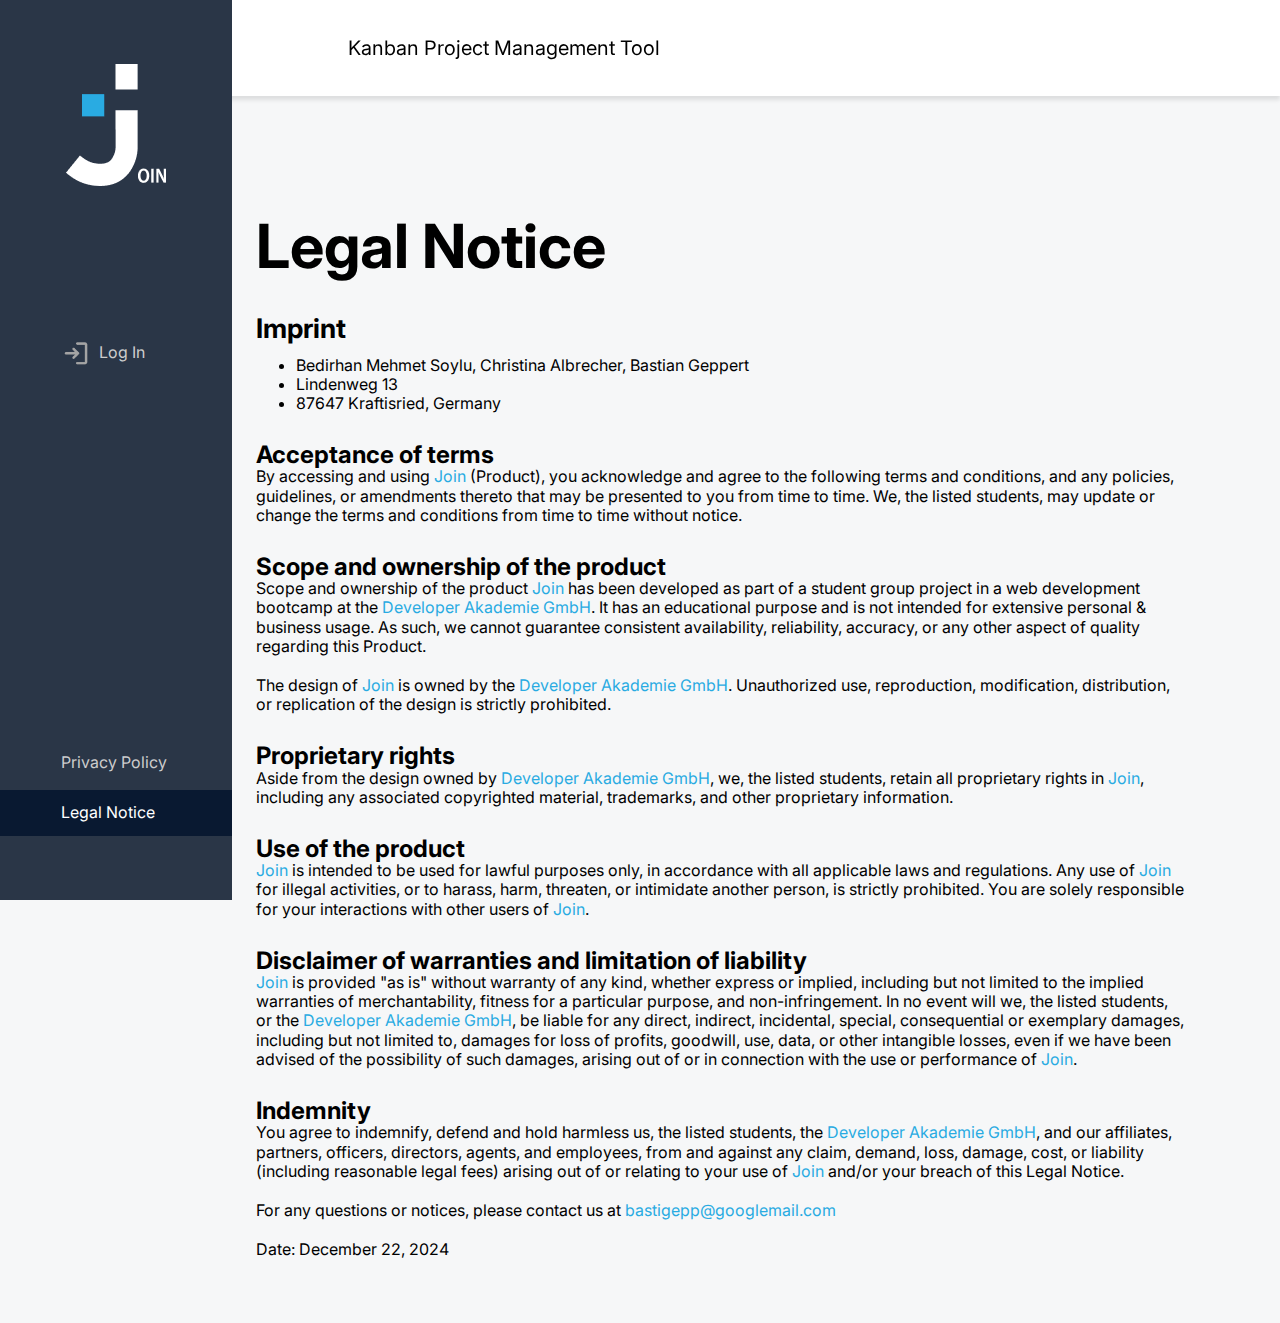
<file: legal-notice.html>
<!DOCTYPE html>
<html lang="en">

<head>
  <meta charset="UTF-8" />
  <meta name="viewport" content="width=device-width, initial-scale=1.0" />
  <title>Join</title>
  <script src="./js/include.js"></script>
  <script src="./js/initPortraitMode.js"></script>
  <script src="./js/script.js"></script>
  <script src="./js/navigation.js"></script>
  <link rel="stylesheet" href="./style/style.css" />
  <link rel="stylesheet" href="./style/standard.css" />
  <link rel="stylesheet" href="./style/navigation.css" />
  <link rel="stylesheet" href="./style/privacy-policy-legal-notice-help.css" />
  <link rel="icon" href="./assets/img/join_logo_login.png">
</head>

<body onload="includeHTML(), initPortraitMode()">
  <div class="content">
    <div w3-include-html="./assets/templates/navigation.html"></div>

    <main>
      <div w3-include-html="./assets/templates/header.html"></div>
      <div class="max-width-calculated content-fixed">
        <div class="section-head">
          <div class="headline">
            <h1 class="h1-legal">Legal Notice</h1>
          </div>
        </div>
        <div class="screen-layer d-none" id="landscape-message">
          <div class="landscape-message">
            <div class="mobile-phone-rotation">
              <img class="mobile-phone" src="assets/img/smartphone.png" alt="rotating device example">
            </div>
            <p class="max-width-calced device-portrait">Please rotate your device to portrait mode.</p>
          </div>
        </div>
        <div class="legal-body">
          <h2 class="h2-legal h2-legal-top">Imprint</h2>
          <ul class="p-legal">
            <li>Bedirhan Mehmet Soylu, Christina Albrecher, Bastian Geppert</li>
            <li>Lindenweg 13</li>
            <li>87647 Kraftisried, Germany</li>
          </ul>

          <h3 class="h3-legal">Acceptance of terms</h3>
          <p class="p-legal">By accessing and using <span class="name-highlight">Join</span> (Product), you acknowledge
            and agree to the following terms and conditions, and
            any policies, guidelines, or amendments thereto that may be presented to you from time to time. We, the
            listed students, may update or change the terms and conditions from time to time without notice.</p>

          <h3 class="h3-legal">Scope and ownership of the product</h3>
          <p class="p-legal">Scope and ownership of the product <span class="name-highlight">Join</span> has been
            developed as part of a student group project in a web
            development bootcamp at the <span class="name-highlight">Developer Akademie GmbH</span>. It has an
            educational purpose and is not intended for
            extensive personal & business usage. As such, we cannot guarantee consistent availability, reliability,
            accuracy, or any other aspect of quality regarding this Product.</p><br>
          <p class="p-legal">The design of <span class="name-highlight">Join</span> is owned by the <span
              class="name-highlight">Developer Akademie GmbH</span>. Unauthorized use, reproduction, modification,
            distribution, or replication of the design is strictly prohibited.</p>

          <h3 class="h3-legal">Proprietary rights</h3>
          <p class="p-legal">Aside from the design owned by <span class="name-highlight">Developer Akademie GmbH</span>,
            we, the listed students, retain all proprietary
            rights in <span class="name-highlight">Join</span>, including any associated copyrighted material,
            trademarks, and other proprietary
            information.</p>

          <h3 class="h3-legal">Use of the product</h3>
          <p class="p-legal"><span class="name-highlight">Join</span> is intended to be used for lawful purposes only,
            in accordance with all applicable laws and
            regulations. Any use of <span class="name-highlight">Join</span> for illegal activities, or to harass, harm,
            threaten, or intimidate another
            person, is strictly prohibited. You are solely responsible for your interactions with other users of <span
              class="name-highlight">Join</span>.
          </p>

          <h3 class="h3-legal">Disclaimer of warranties and limitation of liability</h3>
          <p class="p-legal"><span class="name-highlight">Join</span> is provided "as is" without warranty of any kind,
            whether express or implied, including but not
            limited to the implied warranties of merchantability, fitness for a particular purpose, and
            non-infringement. In no event will we, the listed students, or the <span class="name-highlight">Developer
              Akademie GmbH</span>, be liable for
            any direct, indirect, incidental, special, consequential or exemplary damages, including but not limited to,
            damages for loss of profits, goodwill, use, data, or other intangible losses, even if we have been advised
            of the possibility of such damages, arising out of or in connection with the use or performance of <span
              class="name-highlight">Join</span>.</p>

          <h3 class="h3-legal">Indemnity</h3>
          <p class="p-legal">You agree to indemnify, defend and hold harmless us, the listed students, the <span
              class="name-highlight">Developer Akademie GmbH</span>, and
            our affiliates, partners, officers, directors, agents, and employees, from and against any claim, demand,
            loss, damage, cost, or liability (including reasonable legal fees) arising out of or relating to your use of
            <span class="name-highlight">Join</span> and/or your breach of this Legal Notice.
          </p><br>

          <p class="p-legal">For any questions or notices, please contact us at <a
              href="mailto:bastigepp@googlemail.com">bastigepp@googlemail.com</a></p><br>

          <p class="p-legal">Date: December 22, 2024</p>
        </div>
      </div>
    </main>
  </div>

</body>

</html>
</file>
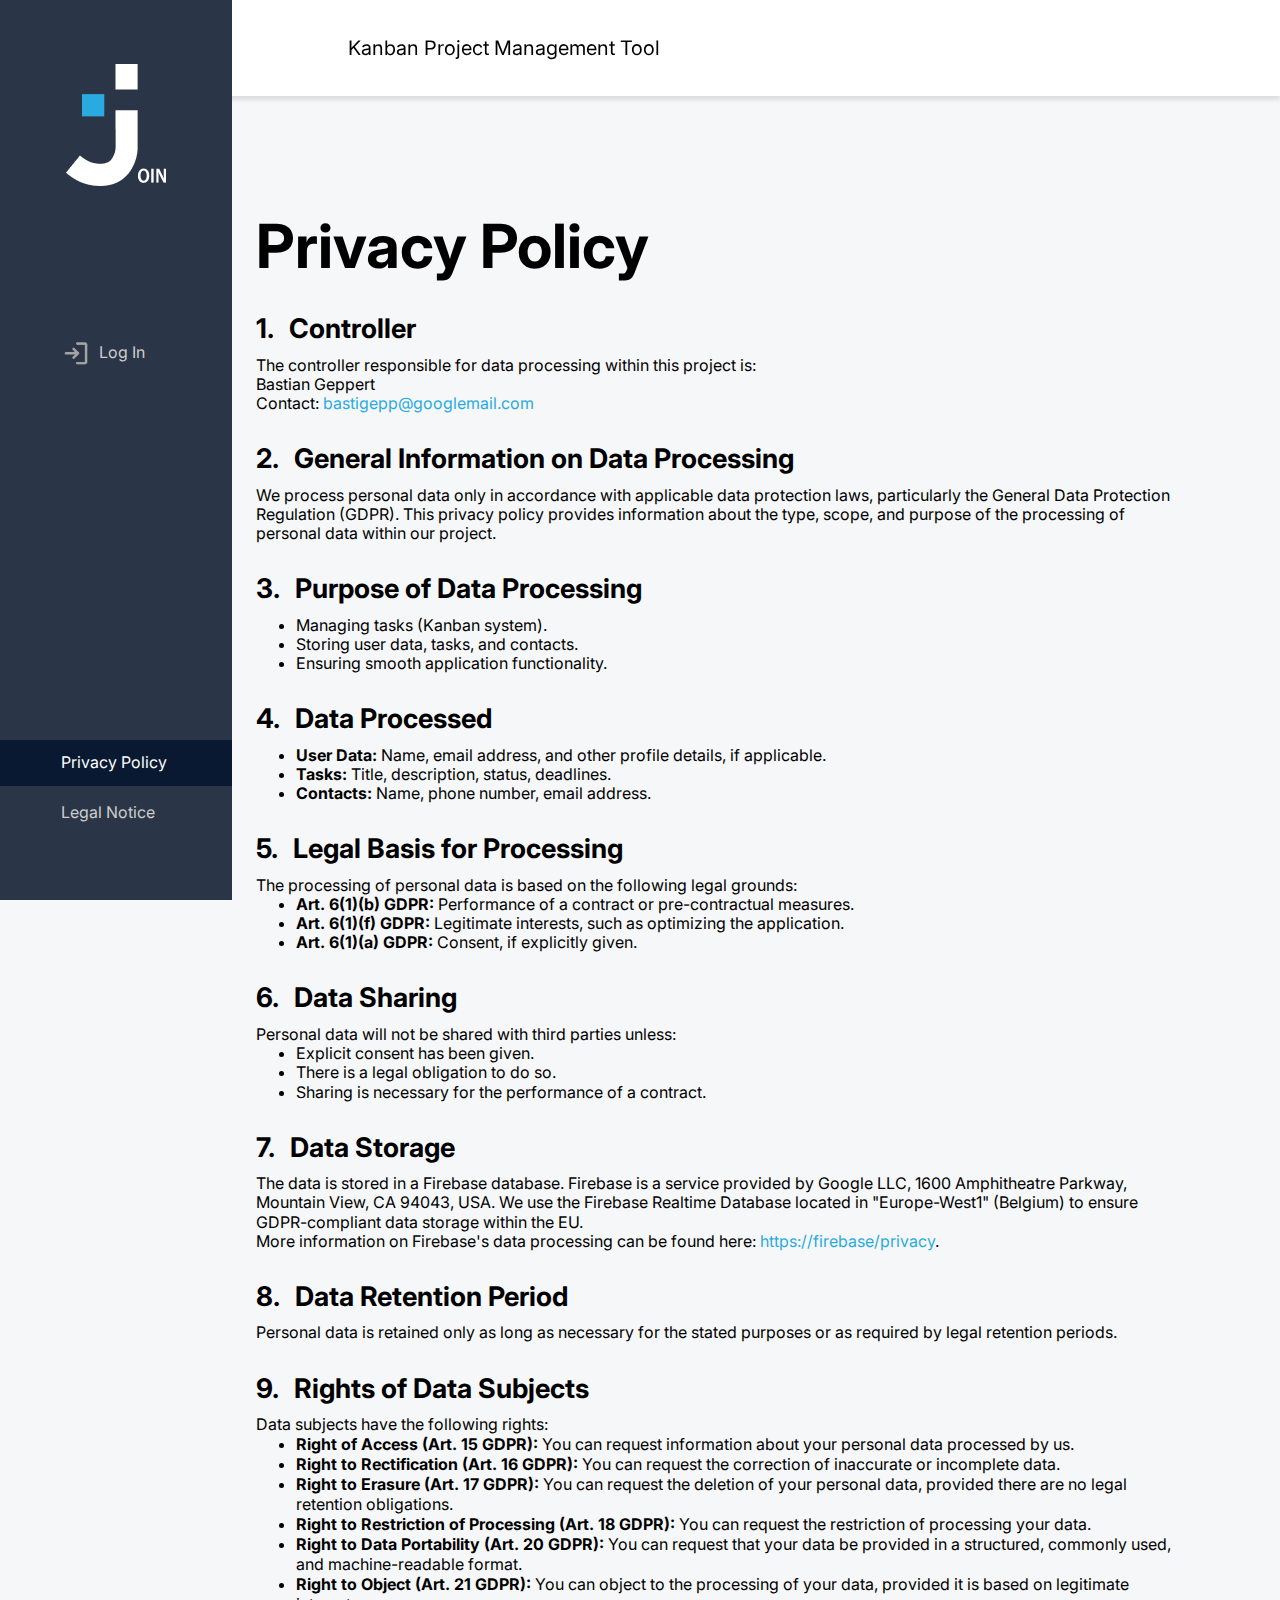
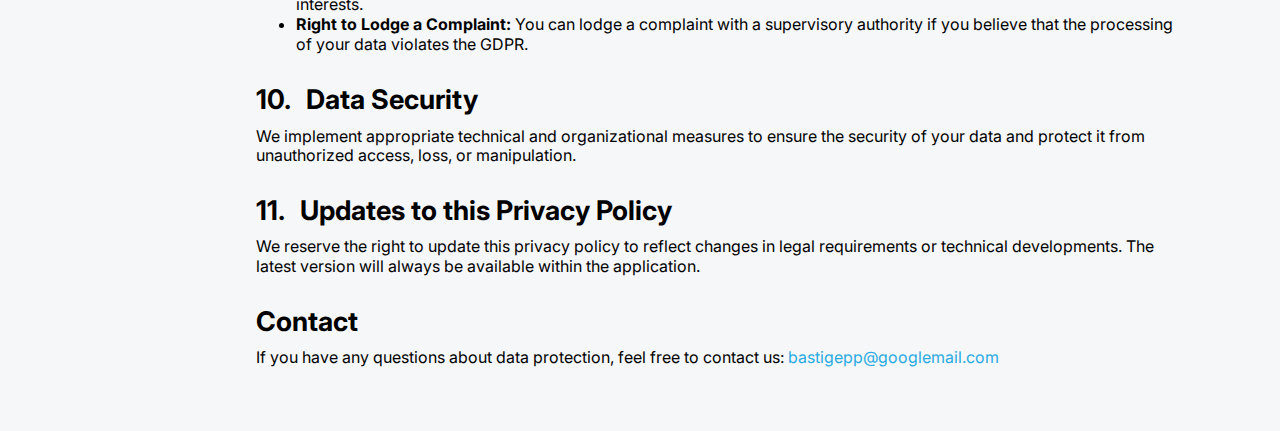
<file: privacy-policy.html>
<!DOCTYPE html>
<html lang="en">

<head>
  <meta charset="UTF-8" />
  <meta name="viewport" content="width=device-width, initial-scale=1.0" />
  <title>Join</title>

  <script src="./js/include.js"></script>
  <script src="./js/script.js"></script>
  <script src="./js/initPortraitMode.js"></script>
  <script src="./js/navigation.js"></script>
  <link rel="stylesheet" href="./style/style.css" />
  <link rel="stylesheet" href="./style/standard.css" />
  <link rel="stylesheet" href="./style/navigation.css" />
  <link rel="stylesheet" href="./style/privacy-policy-legal-notice-help.css" />
  <link rel="icon" href="./assets/img/join_logo_login.png">
</head>

<body onload="includeHTML(), initPortraitMode()">
  <div class="content">
    <div w3-include-html="./assets/templates/navigation.html"></div>

    <main>
      <div w3-include-html="./assets/templates/header.html"></div>
      <div class="max-width-calculated content-fixed">
        <div class="section-head">
          <div class="headline">
            <h1 class="h1-legal">Privacy Policy</h1>
          </div>
        </div>
        <div class="screen-layer d-none" id="landscape-message">
          <div class="landscape-message">
            <div class="mobile-phone-rotation">
              <img class="mobile-phone" src="assets/img/smartphone.png" alt="rotating device example">
            </div>
            <p class="max-width-calced device-portrait">Please rotate your device to portrait mode.</p>
          </div>
        </div>
        <div class="legal-body">
          <h2 class="h2-legal h2-legal-top">1<span class="spaced-1">. </span>Controller</h2>
          <p class="p-legal">The controller responsible for data processing within this project is:</p>
          <p class="p-legal">Bastian Geppert<br>
            Contact: <a href="mailto:bastigepp@googlemail.com">bastigepp@googlemail.com</a></p>

          <h2 class="h2-legal">2<span class="spaced-1">. </span>General Information on Data Processing</h2>
          <p class="p-legal">We process personal data only in accordance with applicable data protection laws,
            particularly the General
            Data Protection Regulation (GDPR). This privacy policy provides information about the type, scope, and
            purpose of the processing of personal data within our project.</p>

          <h2 class="h2-legal">3<span class="spaced-1">. </span>Purpose of Data Processing</h2>
          <ul class="p-legal">
            <li>Managing tasks (Kanban system).</li>
            <li>Storing user data, tasks, and contacts.</li>
            <li>Ensuring smooth application functionality.</li>
          </ul>

          <h2 class="h2-legal">4<span class="spaced-1">. </span>Data Processed</h2>
          <ul class="p-legal">
            <li><strong>User Data:</strong> Name, email address, and other profile details, if applicable.</li>
            <li><strong>Tasks:</strong> Title, description, status, deadlines.</li>
            <li><strong>Contacts:</strong> Name, phone number, email address.</li>
          </ul>

          <h2 class="h2-legal">5<span class="spaced-1">. </span>Legal Basis for Processing</h2>
          <p class="p-legal">The processing of personal data is based on the following legal grounds:</p>
          <ul class="p-legal">
            <li><strong>Art. 6(1)(b) GDPR:</strong> Performance of a contract or pre-contractual measures.</li>
            <li><strong>Art. 6(1)(f) GDPR:</strong> Legitimate interests, such as optimizing the application.</li>
            <li><strong>Art. 6(1)(a) GDPR:</strong> Consent, if explicitly given.</li>
          </ul>

          <h2 class="h2-legal">6<span class="spaced-1">. </span>Data Sharing</h2>
          <p class="p-legal">Personal data will not be shared with third parties unless:</p>
          <ul class="p-legal">
            <li>Explicit consent has been given.</li>
            <li>There is a legal obligation to do so.</li>
            <li>Sharing is necessary for the performance of a contract.</li>
          </ul>

          <h2 class="h2-legal">7<span class="spaced-1">. </span>Data Storage</h2>
          <p class="p-legal">The data is stored in a Firebase database. Firebase is a service provided by Google LLC,
            1600 Amphitheatre
            Parkway, Mountain View, CA 94043, USA. We use the Firebase Realtime Database located in "Europe-West1"
            (Belgium) to ensure GDPR-compliant data storage within the EU.</p>
          <p class="p-legal">More information on Firebase's data processing can be found here: <a
              href="https://firebase.google.com/support/privacy" target="_blank" rel="noopener nofollow">
              https://firebase/privacy</a>.</p>

          <h2 class="h2-legal">8<span class="spaced-1">. </span>Data Retention Period</h2>
          <p class="p-legal">Personal data is retained only as long as necessary for the stated purposes or as required
            by legal
            retention periods.</p>

          <h2 class="h2-legal">9<span class="spaced-1">. </span>Rights of Data Subjects</h2>
          <p class="p-legal">Data subjects have the following rights:</p>
          <ul>
            <li><strong>Right of Access (Art. 15 GDPR):</strong> You can request information about your personal data
              processed by us.</li>
            <li><strong>Right to Rectification (Art. 16 GDPR):</strong> You can request the correction of inaccurate or
              incomplete data.</li>
            <li><strong>Right to Erasure (Art. 17 GDPR):</strong> You can request the deletion of your personal data,
              provided there are no legal retention obligations.</li>
            <li><strong>Right to Restriction of Processing (Art. 18 GDPR):</strong> You can request the restriction of
              processing your data.</li>
            <li><strong>Right to Data Portability (Art. 20 GDPR):</strong> You can request that your data be provided in
              a structured, commonly used, and machine-readable format.</li>
            <li><strong>Right to Object (Art. 21 GDPR):</strong> You can object to the processing of your data, provided
              it is based on legitimate interests.</li>
            <li><strong>Right to Lodge a Complaint:</strong> You can lodge a complaint with a supervisory authority if
              you believe that the processing of your data violates the GDPR.</li>
          </ul>

          <h2 class="h2-legal">10<span class="spaced-1">. </span>Data Security</h2>
          <p class="p-legal">We implement appropriate technical and organizational measures to ensure the security of
            your data and
            protect it from unauthorized access, loss, or manipulation.</p>

          <h2 class="h2-legal">11<span class="spaced-1">. </span>Updates to this Privacy Policy</h2>
          <p class="p-legal">We reserve the right to update this privacy policy to reflect changes in legal requirements
            or technical
            developments. The latest version will always be available within the application.</p>

          <h2 class="h2-legal">Contact</h2>
          <p class="p-legal">If you have any questions about data protection, feel free to contact us: <a
              href="mailto:bastigepp@googlemail.com">bastigepp@googlemail.com</a></p>
        </div>
      </div>
    </main>
  </div>
</body>

</html>
</file>
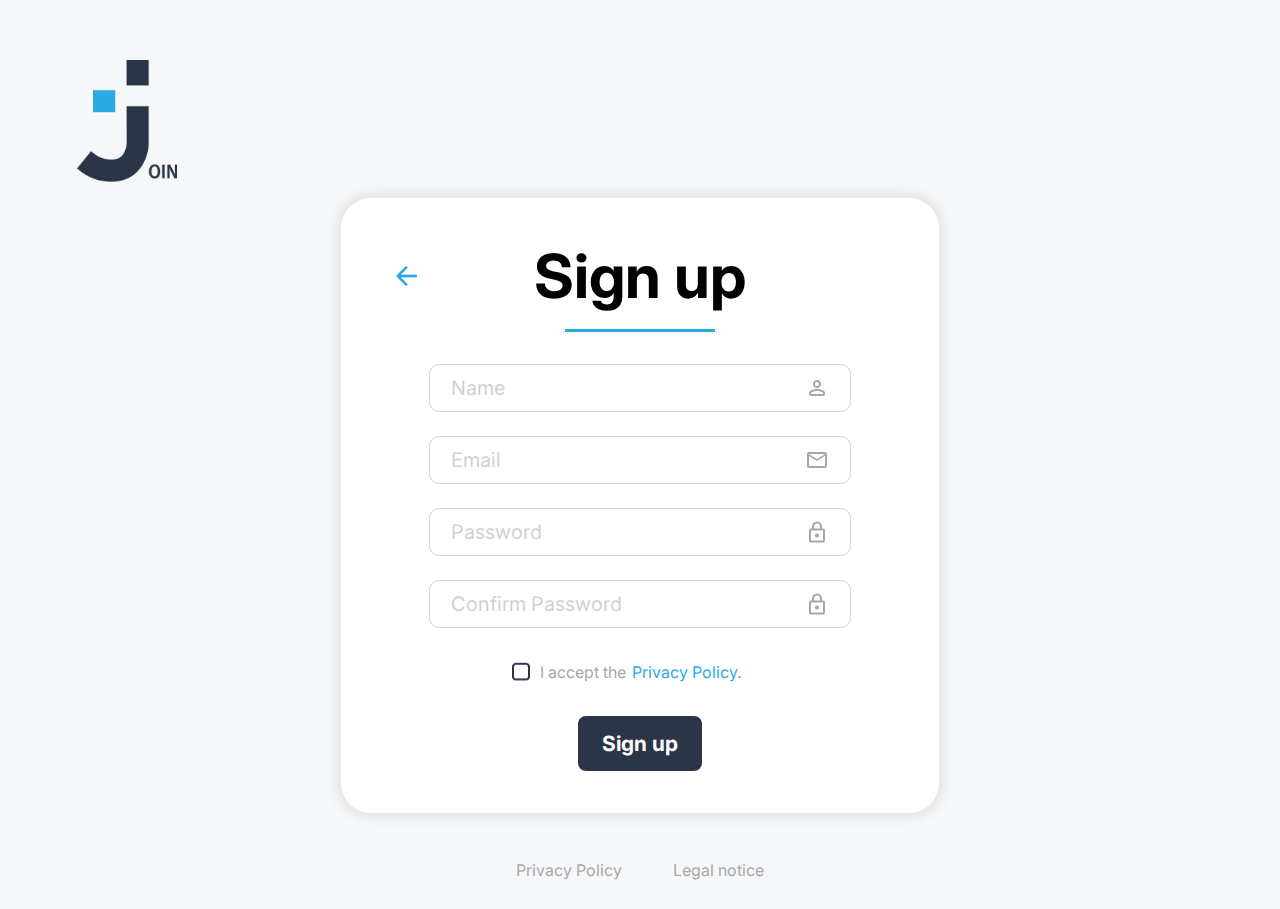
<file: register.html>
<!DOCTYPE html>
<html lang="en">

<head>
    <meta charset="UTF-8">
    <meta name="viewport" content="width=device-width, initial-scale=1.0">
    <title>Join registry</title>
    <script src="./js/include.js"></script>
    <script src="./js/script.js"></script>
    <script src="./js/register.js"></script>
    <script src="./js/loginRegisterTemplate.js"></script>
    <script src="./js/initPortraitMode.js"></script>
    <script src="./js/rememberMe.js"></script>
    <script src="./js/forgottenPassword.js"></script>
    <script src="./js/board.js"></script>
    <link rel="stylesheet" href="./style/style.css">
    <link rel="stylesheet" href="./style/board.css">
    <link rel="stylesheet" href="./style/standard.css">
    <link rel="stylesheet" href="./style/index-registry.css">
    <link rel="stylesheet" href="./style/index-registry-responsive.css">
    <link rel="icon" href="./assets/img/join_logo_login.png">
</head>

<body class="content-centering" onload="initRegistry()">
    <div class="content content-add max-width">
        <div class="flex login-headline login-headline-reset">
            <img class="join-logo" src="./assets/img/join_logo_login.png" alt="Logo">
        </div>
        <div class="screen-layer d-none" id="landscape-message">
            <div class="landscape-message">
                <div class="mobile-phone-rotation">
                    <img class="mobile-phone" src="assets/img/smartphone.png" alt="rotating device example">
                </div>
                <p class="max-width-calced device-portrait">Please rotate your device to portrait mode.</p>
            </div>
        </div>

        <div class="flex form-position registration-form-position">
            <form class="flex form registration-form" id="registration-form" onsubmit="addUser(event); return false;"
                novalidate>
                <button class="btn return-btn" onclick="returnToStart()">
                    <img src="./assets/img/arrow_left_icon.png" alt="arrow-to-login">
                </button>
                <div class="flex form-content">
                    <div class="flex form-headline">
                        <div class="return-headline">
                            <button class="btn return-btn return-btn-registry" onclick="returnToStart()">
                                <img src="./assets/img/arrow_left_icon.png" alt="arrow-to-login">
                            </button>
                            <h1 class="h1-variant">Sign up</h1>
                        </div>
                        <div class="h1-underline"></div>
                    </div>
                    <div class="form-input-fields registration-fields">
                        <div class="input-box input-field registration-input" id="input-registry-name">
                            <input type="text" id="name" name="username"
                                onkeydown="return /[A-ZÄÖÜa-zäöüß ]/i.test(event.key)" required placeholder="Name">
                            <img src="./assets/img/user_icon.png" alt="person icon">
                        </div>
                        <div class="input-box input-field registration-input" id="input-registry-email">
                            <input type="email" id="email" name="email" required placeholder="Email">
                            <img src="./assets/img/mail_icon.png" alt="email icon">
                        </div>
                        <div class="input-box input-field password-field registration-input" id="input-password">
                            <input type="password" id="password" name="password" autocomplete="new-password" required
                                placeholder="Password" oninput="changePasswordImg(this)">
                            <img src="./assets/img/lock-icon.png" alt="locked lock icon" class="password-img"
                                id="password-img" onclick="togglePasswordVisibility(this)">
                        </div>
                        <div>
                            <div class="input-box input-field password-field registration-input"
                                id="input-password-confirmation">
                                <input type="password" id="password-confirmation" name="password" required
                                    placeholder="Confirm Password" oninput="changePasswordImg(this)">
                                <img src="./assets/img/lock-icon.png" alt="locked lock icon" class="password-img"
                                    id="password-confirmation-img" onclick="togglePasswordVisibility(this)">
                            </div>
                            <div class="msg-box" id="msg-box"></div>
                        </div>
                        <div class="check-item check-item-registry">
                            <input type="checkbox" class="policy-checkbox" id="accepted-policy" name="accepted-policy"
                                required>
                            <img class="checkbox-img policy-checkbox-img" id="checkbox-img"
                                src="./assets/img/unchecked.png" alt="checkbox" onclick="toggleCheckboxImg()">
                            <p class="additional-links accept-text">I accept the</p>
                            <a class="additional-links" href="privacy-policy.html">Privacy Policy.</a>
                        </div>
                    </div>
                    <button class="btn btn1 btn-variant" id="registry-btn">Sign up</button>
                </div>
            </form>
        </div>
        <div class="grey-overlay d-none" id="grey-overlay">
            <div id="success-msg"></div>
        </div>
    </div>

    <div w3-include-html="./assets/templates/footer-login-registry.html"></div>

</body>

</html>
</file>
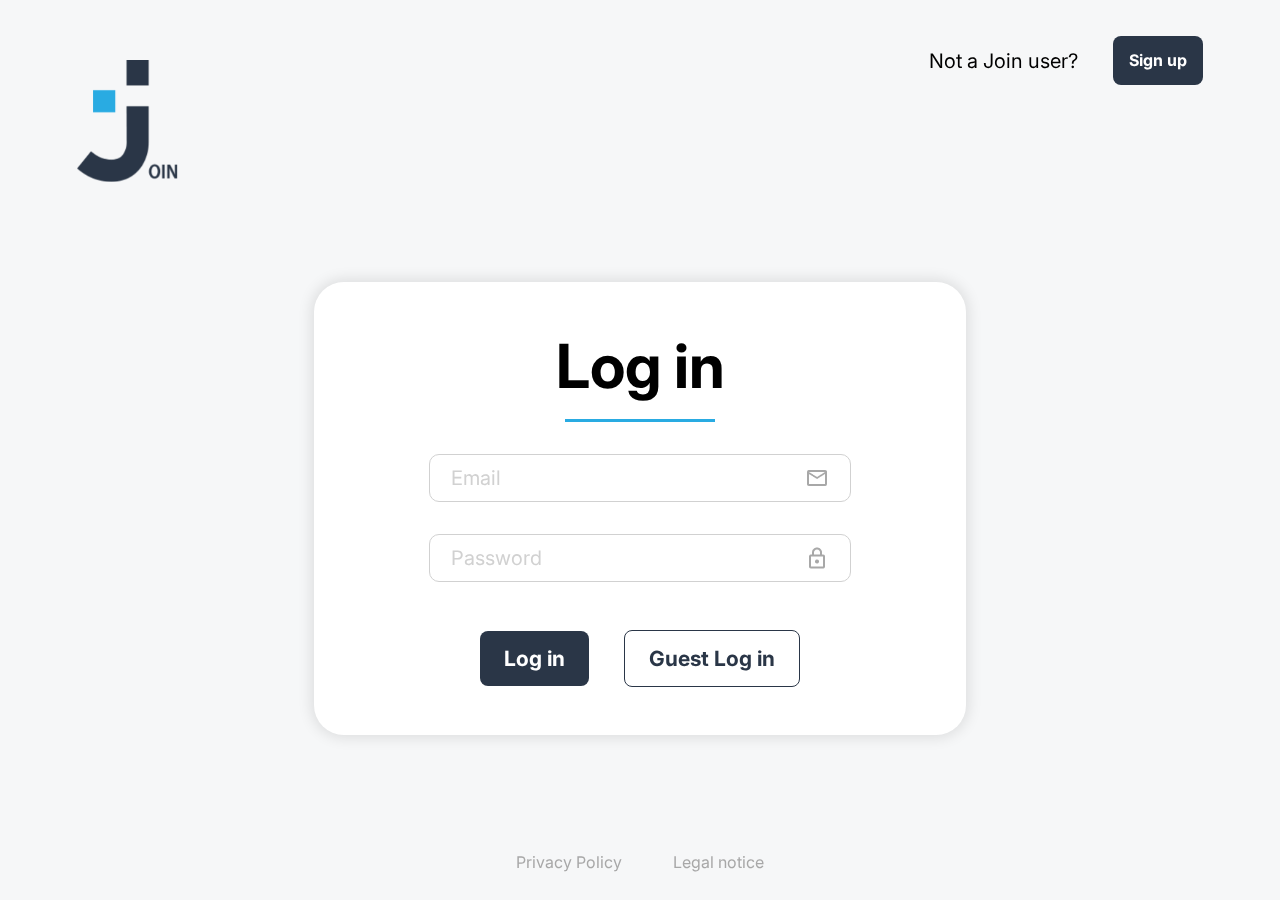
<file: summary.html>
<!DOCTYPE html>
<html lang="en">

<head>
    <meta charset="UTF-8">
    <meta name="viewport" content="width=device-width, initial-scale=1.0">
    <title>Join</title>
    <script src="./js/include.js"></script>
    <script src="./js/script.js"></script>
    <script src="./js/initPortraitMode.js"></script>
    <script src="./js/navigation.js"></script>
    <script src="./js/summary.js"></script>
    <link rel="stylesheet" href="./style/standard.css">
    <link rel="stylesheet" href="./style/style.css">
    <link rel="stylesheet" href="./style/summary.css">
    <link rel="stylesheet" href="./style/summary-responsive.css">
    <link rel="stylesheet" href="./style/board.css">
    <link rel="stylesheet" href="./style/navigation.css">
    <link rel="stylesheet" href="./style/index-registry.css">
    <link rel="icon" href="./assets/img/join_logo_login.png">
</head>

<body onload="initSummary()">
    <div class="content">
        <div w3-include-html="./assets/templates/navigation.html"></div>

        <main>
            <div w3-include-html="./assets/templates/header.html"></div>

            <div class="content-fixed flex summary-page" id="section-min-height">
                <div class="screen-layer d-none" id="landscape-message">
                    <div class="landscape-message">
                        <div class="mobile-phone-rotation">
                            <img class="mobile-phone" src="assets/img/smartphone.png" alt="rotating device example">
                        </div>
                        <p class="max-width-calced device-portrait">Please rotate your device to portrait mode.</p>
                    </div>
                </div>

                <div class="section-head max-width-calced" id="summary-head">
                    <h1>Join 360</h1>
                    <div class="separator"></div>
                    <h2 class="section-subhead">Key Metrics at a Glance</h2>
                    <div class="h1-underline h1-underline-summary"></div>
                </div>

                <section class="summary max-width-calced" id="greeting-min-height">
                    <div class="summary-content" id="summary-content">
                        <div class="summary-rows">
                            <button class="btn summary-btn summary-row1" onclick="transferToBoard()"
                                onmouseover="toggleImage(true, 'to-do-img', 'assets/img/pencil-white-background.png', 'assets/img/to-do-summary-icon.png')"
                                onmouseout="toggleImage(false, 'to-do-img', 'assets/img/pencil-white-background.png', 'assets/img/to-do-summary-icon.png')">
                                <img class="status-img" id="to-do-img" src="./assets/img/to-do-summary-icon.png"
                                    alt="To do">
                                <div class="task-count-status">
                                    <span class="task-count" id="to-do-count">0</span>
                                    <text class="status">To-do</text>
                                </div>
                            </button>
                            <button class="btn summary-btn summary-row1" onclick="transferToBoard()"
                                onmouseover="toggleImage(true, 'done-img', 'assets/img/check-mark-white-background.png', 'assets/img/done-summary-icon.png')"
                                onmouseout="toggleImage(false, 'done-img', 'assets/img/check-mark-white-background.png', 'assets/img/done-summary-icon.png')">
                                <img class="status-img" id="done-img" src="./assets/img/done-summary-icon.png"
                                    alt="Done">
                                <div class="task-count-status">
                                    <span class="task-count" id="done-count">0</span>
                                    <text class="status">Done</text>
                                </div>
                            </button>
                        </div>

                        <div class="summary-rows">
                            <button class="btn summary-btn summary-row2" onclick="transferToBoard()">
                                <img class="status-urgent-img" src="./assets/img/urgent_summary_icon.png" alt="Urgent">
                                <div class="task-count-status">
                                    <span class="task-count" id="urgent-count">0</span>
                                    <text class="status status-urgent">Urgent</text>
                                </div>
                                <div class="separator separator-variant"></div>
                                <div class="urgent-deadline">
                                    <h1 class="h1-variant-deadline" id="next-deadline-date">January 16, 2025</h1>
                                    <text class="status status-urgent">Upcoming Deadline</text>
                                </div>
                            </button>
                        </div>

                        <div class="summary-rows">
                            <button class="btn summary-btn square-btn" onclick="transferToBoard()">
                                <div class="task-count-status">
                                    <span class="task-count" id="every-status-count">0</span>
                                    <text class="status status-width">Tasks In Board</text>
                                </div>
                            </button>
                            <button class="btn summary-btn square-btn" onclick="transferToBoard()">
                                <div class="task-count-status">
                                    <span class="task-count" id="in-progress-count">0</span>
                                    <text class="status status-width status-in-progress">Tasks In Progress</text>
                                </div>
                            </button>
                            <button class="btn summary-btn square-btn" onclick="transferToBoard()">
                                <div class="task-count-status">
                                    <span class="task-count" id="awaiting-feedback-count">0</span>
                                    <text class="status status-width">Awaiting Feedback</text>
                                </div>
                            </button>
                        </div>
                    </div>

                    <div class="welcome-user" id="summary-greeting">
                        <text class="welcome flex" id="greet">
                            <span class="greeting-text" id="greeting-text">Good morning</span>
                            <span class="user-name" id="user-name"></span>
                        </text>
                    </div>

                </section>
            </div>
        </main>
    </div>
</body>

</html>
</file>
<file: style/style.css>
header {
    background-color: white;
    box-shadow: 0px 4px 4px 0px rgba(0, 0, 0, 0.1);
    position: fixed;
    top: 0;
    left: 0;
    z-index: 1000;
    width: 100%;
    height: 96px;
    display: flex;
    align-items: center;
}

.header-content {
    display: flex;
    flex-direction: row;
    justify-content: space-between;
    align-items: center;
    padding: 20px 40px;
    padding-left: 348px;
}

.tool-headline {
    font-size: 20px;
    font-weight: 400;
}

.header-right {
    position: relative;
    display: flex;
    flex-direction: row;
    align-items: center;
    gap: 16px;
}

.btn-help:hover {
    transform: scale(1.1);
}

.user-menu {
    height: 158px;
    width: 150px;
    background-color: rgb(42, 54, 71);
    border-radius: 20px 0 20px 20px;
    padding: 10px;
    color: white;
    display: flex;
    flex-direction: column;
    justify-content: space-around;
    align-items: flex-start;
    font-weight: 200;
    text-decoration: none;
    position: absolute;
    top: calc(100% + 20px);
    right: 0;
    box-shadow: 0px 0px 4px 0px rgba(0, 0, 0, 0.2);
}

.menu-closed {
    display: none;
}

.user-menu-btn {
    width: 130px;
    border: unset;
    border-radius: 8px;
    background-color: #2A3647;
    padding: 8px;
    text-align: left;
    font-size: 16px;
    color: rgb(205, 205, 205);
}

.user-menu-btn:hover {
    cursor: pointer;
    background-color: rgb(42, 61, 89);
}

.menu-link {
    text-align: left;
    font-size: 16px;
    font-weight: 400;
    line-height: 19.2px;
    color: #CDCDCD;
    width: 100%;
}

.user-initials-header {
    display: flex;
    justify-content: center;
    align-items: center;
    text-align: center;
    width: 56px;
    aspect-ratio: 1 / 1;
    background-color: #FFFFFF;
    border: 3px solid #2A3647;
    border-radius: 50%;
    color: #29ABE2;
    font-size: 21px;
    font-weight: 600;
    padding: 10px;
}

.user-initials-header:hover {
    cursor: pointer;
    background-color: #F6F7F8;
}

.unlogged-icon {
    width: 56px;
    aspect-ratio: 1 / 1;
    border-radius: 50%;
}

.help-info {
    display: none;
}

.header-logo {
    height: 39.02px;
    width: 32px;
    display: none;
}

@media (max-width: 1065px) {
    header {
        height: 80px;
    }

    .header-logo {
        display: flex;
    }

    .header-content {
        justify-content: space-between;
        padding: 20px 16px;
    }

    .user-menu {
        display: flex;
        transform: translateX(0);
        visibility: visible;
        transition: all 0.3s ease-in-out;
        position: fixed;
        top: 80px;
        right: 16px;
        height: 204px;
    }

    .menu-closed {
        visibility: hidden;
        transform: translateX(135%);
        transition: all 0.3s ease-in-out;
    }

    .btn-help {
        display: none;
    }

    .help-info {
        display: flex;
    }
}

@media (max-width: 520px) {
    .tool-headline {
        display: none;
    }
}

@media (max-width: 480px) {
    .user-initials-header {
        width: 40px;
        height: 40px;
        font-size: 16px;
        line-height: 19.2px;
    }
}
</file>
<file: style/standard.css>
* {
    box-sizing: border-box;
    margin: 0;
    scroll-behavior: smooth;
    font-family: 'Inter';
}

body {
    width: 100%;
    background-color: #F6F7F8;
}

.content-centering {
    display: flex;
    flex-direction: column;
    align-items: center;
}

@font-face {
    font-family: 'Inter';
    src: url('../assets/fonts/inter.ttf') format('truetype');
}

@font-face {
    font-family: 'open-sans';
    src: url('../assets/fonts/OpenSans.ttf') format('truetype');
}

@font-face {
    font-family: 'Poppins';
    src: url('../assets/fonts/Poppins.ttf') format('truetype');
}

.max-width {
    max-width: 1440px;
    width: 100%;
}

.max-width-calced {
    max-width: 1208px;
    width: 100%;
}

.content {
    display: flex;
    flex-direction: row;
}

main {
    background-color: #F6F7F8;
    width: 100%;
}

img {
    object-fit: cover;
}

img:hover {
    cursor: pointer;
}

.user-icon {
    width: 56px;
    height: 56px;
}

.user-icon:hover {
    cursor: pointer;
}

.d-none {
    display: none !important;
}

.content-fixed {
    margin-left: 232px;
    margin-top: 100px;
    height: calc(100vh - 100px);
}

h1 {
    font-size: 61px;
    font-weight: 700;
    line-height: 73.2px;
    color: #000000;
}

h2 {
    font-size: 27px;
    font-weight: 400;
    line-height: 32.4px;
    color: #2A3647;
}

a {
    text-decoration: none;
}

.section-head {
    padding-top: calc(206px - 96px);
    padding-right: 96px;
    padding-bottom: 30px;
    padding-left: calc(328px - 232px);
    display: flex;
    flex-direction: row;
    justify-content: flex-start;
    align-items: center;
    gap: 30px;
    width: 100%;
    z-index: 300;
    background-color: #F6F7F8;
}

.btn {
    font-weight: 700;
    font-size: 21px;
    line-height: 25.2px;
    border-radius: 10px;
    border: unset;
}

.btn:hover {
    cursor: pointer;
    box-shadow: 0 5px 5px rgba(0, 0, 0, 0.2);
}

.btn1 {
    background-color: #2A3647;
    color: #FFFFFF;
    padding: 8px 16px;
}

.btn1:hover {
    background-color: #26ace3;
    transition: .3s;
}

.btn2 {
    background-color: #FFFFFF;
    color: #2A3647;
    border-color: #2A3647;
    border: solid 1px #2A3647;
}

.btn2:hover {
    background-color: #FFFFFF;
    color: #26ace3;
    border-color: #26ace3;
}

.navyblue-font {
    color: #2A3647;
}

.rosa-font {
    color: #ff8190;
}

.max-width-calculated {
    max-width: 1208px;
}

.width32 {
    width: 32px;
}

.width28 {
    width: 28px;
}

.width100 {
    width: 100px;
}

.rotate180 {
    transform: rotate(180deg);
}

.flex {
    display: flex !important;
}

.mr-10 {
    margin-right: 10px;
}

.bg-white {
    background-color: white;
}

::-webkit-scrollbar {
    width: 8px;
    height: 8px;
}

::-webkit-scrollbar-track {
    background-color: transparent;
}

::-webkit-scrollbar-thumb {
    background: #a8a8a8;
    border-radius: 10px;
}

::-webkit-scrollbar-thumb:hover {
    background: #969696;
}

@media (max-width: 1310px) {
    .section-head {
        padding-left: 24px;
    }
}

@media (max-width: 1065px) {
    .content-fixed {
        margin-top: 80px;
        margin-left: 0;
        height: calc(100vh - 160px);
    }

    .section-head {
        padding: 32px 16px;
        gap: 16px;
    }
}

@media (max-width: 1000px) and (orientation: landscape) {
    .screen-layer {
        z-index: 6000;
        position: fixed;
        top: 0;
        left: 0;
        width: 100%;
        height: 100vh;
        background-color: #F6F7F8;
        display: flex;
        justify-content: center;
        align-items: center;
        overflow: hidden;
    }

    .landscape-message {
        position: relative;
        display: flex;
        flex-direction: column;
        justify-content: center;
        align-items: center;
        width: 92%;
        height: 80vh;
        background-color: #FFFFFF;
        text-align: center;
        padding: 20px;
        border-radius: 16px;
        gap: 16px;
    }

    .mobile-phone-rotation {
        height: 40px;
    }

    .mobile-phone {
        height: 40px;
        animation: rotatingDevice 1.6s ease-out infinite;
        transform-origin: center;
    }

    @keyframes rotatingDevice {
        0% {
            transform: rotate(90deg);
        }

        80% {
            transform: rotate(180deg);
        }

        100% {
            transform: rotate(180deg);
        }
    }

    .device-portrait {
        font-size: 20px;
        line-height: 24.4px;
        font-weight: 400;
        text-align: center;
        color: #2A3647;
        padding: 16px;
    }
}

@media (max-width: 816px) {
    h1 {
        font-size: 47px;
        line-height: 56.4px;
    }

    h2 {
        font-size: 20px;
        line-height: 24px;
    }

    .btn {
        font-size: 16px;
        line-height: 19.2px;
    }
}

@media (max-width: 480px) {
    ::-webkit-scrollbar {
        width: 4px;
    }
}
</file>
<file: style/board.css>
.board-content {
    position: fixed;
    top: 100px;
    left: 232px;
    height: calc(100vh - 100px);
}

.board-header {
    display: flex;
    flex-direction: row;
    align-items: center;
    justify-content: space-between;
    padding-left: 64px;
    padding-right: 329px;
    padding-top: 80px;
    padding-bottom: 48px;
}

.board-header h1 {
    font-size: 61px;
    font-weight: 700;
}

.board-header-right {
    display: flex;
    flex-direction: row;
    gap: 32px;
}

.input-box-responsive {
    display: none;
    padding: 0px 16px;
    padding-bottom: 24px;
}

.input-box {
    display: flex;
    align-items: center;
    width: 312px;
    height: 48px;
    background-color: white;
    border-radius: 10px;
    border: 1px solid #A8A8A8;
    position: relative;
}

.input-box:focus-within {
    border-color: #26ace3;
}

.input-box input {
    width: 100%;
    border: none;
    outline: none;
    font-size: 20px;
    padding-left: 16px;
}

.input-box input:focus {
    outline: none;
}

::placeholder {
    color: #D1D1D1;
}

.input-box-right {
    display: flex;
    gap: 16px;
    padding-right: 16px;
}

.input-search-icon {
    display: flex;
    align-items: center;
    justify-content: center;
    width: 32px;
    height: 32px;
}

.input-search-icon:hover {
    cursor: pointer;
    background-color: #eeeeee;
    border-radius: 50%;
}

.input-search-icon:active {
    background-color: white;
}

.input-box-right img {
    width: 17.58px;
    height: 17.58px;
}

.input-box-right img:active {
    filter: brightness(0) saturate(100%) invert(53%) sepia(72%) saturate(747%) hue-rotate(172deg) brightness(95%) contrast(89%);
}

.seperator {
    height: 31px;
    border: 1px solid #D1D1D1;
}

.no-tasks-found-message {
    color: red;
    font-size: 12px;
    display: block;
    padding-top: 4px;
    position: fixed;
}

.board-header button {
    display: flex;
    align-items: center;
    justify-content: center;
    gap: 4px;
    background-color: #2A3647;
    color: white;
    font-size: 21px;
    font-weight: 500;
    width: 160px;
    height: 48px;
    border-radius: 10px;
    border: none;
    padding: 8px 16px;
}

.board-header button:hover {
    background-color: #26ace3;
    cursor: pointer;
    transition: .3s;
}

.board-header button img {
    padding-left: 12px;
}

.board-categorys {
    display: flex;
    flex-direction: row;
    padding: 0px 48px;
    height: calc(100vh - 301.2px);
    min-width: 1150px;
}

.tasks-content {
    display: flex;
    flex-direction: column;
    align-items: center;
    gap: 16px;
    height: 100%;
}

.task-header {
    width: 244px;
    display: flex;
    flex-direction: row;
    justify-content: space-between;
}

.task-header button {
    border: 2px solid #2A3647;
    border-radius: 8px;
    padding: 3px;
    gap: 10px;
    display: flex;
    align-items: center;
    justify-content: center;
    width: 24px;
    height: 24px;
}

.task-header button:hover {
    cursor: pointer;
    border-color: #26ace3;
}

.task-header button:hover img {
    filter: brightness(0) saturate(100%) invert(53%) sepia(72%) saturate(747%) hue-rotate(172deg) brightness(95%) contrast(89%);
}

.task-header p {
    font-size: 20px;
    font-weight: 700;
    color: #42526E;
}

.task-header button img {
    width: 10px;
    height: 10px;
}

.task-content-split {
    display: flex;
    flex-direction: column;
    align-items: center;
    gap: 16px;
    height: calc(100% - 40px);
    overflow-y: auto;
    scrollbar-width: none;
    width: 272px;
    padding: 12px;
}

.no-tasks-message {
    width: 252px;
    height: 48px;
    background-color: #e7e7e7;
    border: 1px dashed #A8A8A8;
    border-radius: 10px;
    display: flex;
    align-items: center;
    justify-content: center;
    box-shadow: 0px 0px 4px 0px rgba(0, 0, 0, 0.16);
}

.dashed-box {
    border: 2px dashed #aaa;
    border-radius: 24px;
    width: 252px !important;
    height: 248px !important;
    /* Passe die Höhe an deine Task-Karten an */
    margin: 10px 0;
    display: flex;
    justify-content: center;
    align-items: center;
    pointer-events: none;
}

@media (max-width: 1370px) {
    .board-categorys {
        padding: 0 8px;
    }

    .board-header {
        padding-left: 24px;
    }
}

@media (max-width: 1325px) {
    .board-categorys-container {
        max-width: 1100px;
        width: 100%;
        overflow-x: auto;
        overflow-y: hidden;
        height: calc(100vh - 301.2px);
    }

    .board-header {
        padding-right: 250px;
    }
}

@media (max-width: 1215px) {
    .board-categorys-container {
        max-width: 990px;
    }
}

@media (max-width: 1150px) {
    .board-header-right {
        gap: 8px;
    }
}

@media (max-width: 1110px) {
    .board-categorys-container {
        max-width: 890px;
    }
}

@media (max-width: 1065px) {
    .board-content {
        top: 80px;
        left: 0;
        width: 100%;
    }

    .board-header {
        padding-left: 16px;
        padding-right: 16px;
        padding-top: 32px;
        padding-bottom: 32px;
    }

    .board-categorys-container {
        max-width: none;
        overflow-x: hidden;
        overflow-y: auto;
        scrollbar-width: none;
    }

    .board-categorys {
        flex-direction: column;
        padding: 0 16px;
        padding-left: 10px;
        gap: 16px;
        height: 100%;
        min-width: unset;
    }

    .tasks-content {
        display: flex;
        align-items: flex-start;
        gap: 8px;
        height: auto;
    }

    .task-header {
        padding-left: 8px;
        width: 100vw;
    }

    .task-header-btn {
        padding-right: 32px;
    }

    .task-content-split {
        flex-direction: row;
        align-items: flex-start;
        padding: 8px;
        padding-right: 24px;
        overflow-y: hidden;
        overflow-x: auto;
        width: calc(100vw - 20px);
        height: 100%;
    }
}

@media (max-width: 760px) {
    .board-header button {
        width: 48px;
    }

    .add-task-btn-text {
        display: none;
    }

    .board-header button img {
        padding-left: 0px;
    }
}

@media (max-width: 630px) {
    .board-header {
        padding-left: 16px;
        padding-right: 16px;
        padding-top: 32px;
        padding-bottom: 16px;
    }

    .input-box-desktop {
        display: none;
    }

    .input-box-responsive {
        display: block;
    }

    .input-box {
        width: 100%;
    }

    .no-tasks-found-message {
        padding-left: 4px;
    }
}

@media (max-width: 480px) {
    .board-header {
        padding-top: 16px;
    }

    .board-header h1 {
        font-size: 48px;
    }

    .board-header {
        padding-left: 16px;
        padding-right: 16px;
    }

    .board-header button {
        width: 40px;
        height: 40px;
    }

    .input-box-responsive {
        padding: 0px 16px;
        padding-bottom: 24px;
    }

    .board-categorys {
        padding-left: 10px;
    }

    .done-tasks-content {
        padding-bottom: 32px;
    }
}
</file>
<file: style/logo-animation.css>
.logo-animation-div {
    z-index: 2000;
    position: relative;
    height: 100vh;
    opacity: 1;
    background: #F6F7F8;
}

.logo-animation {
    position: absolute;
    z-index: 3000;
    animation: moveLogo 0.7s ease-in-out forwards;
}

@keyframes moveLogo {
    0% {
        top: calc(50vh - 334px/2);
        left: calc(50% - 274px/2);
        height: 334px;
        width: 274px;
    }

    30% {
        top: calc(50vh - 334px/2);
        left: calc(50% - 274px/2);
        height: 334px;
        width: 274px;
    }

    100% {
        top: 80px;
        left: 77px;
        height: 121.97px;
        width: 100.03px;
    }
}

.logo-animation-mobile {
    display: none;
}

.content-add {
    animation: fadeContentIn 0.7s ease-in forwards;
}

@keyframes fadeContentIn {
    0% {
        opacity: 0;
    }

    30% {
        opacity: 0;
    }

    100% {
        opacity: 1;
    }
}

@media (max-width: 1288px) {
    @keyframes moveLogo {
        0% {
            top: calc(50vh - 334px/2);
            left: calc(50% - 274px/2);
            height: 334px;
            width: 274px;
        }

        30% {
            top: calc(50vh - 334px/2);
            left: calc(50% - 274px/2);
            height: 334px;
            width: 274px;
        }

        100% {
            top: 60px;
            left: 77px;
            height: 121.97px;
            width: 100.03px;
        }
    }
}

@media (max-width: 816px) {
    .logo-animation-div {
        animation: backgroundChange 1s ease-in-out;
    }

    @keyframes backgroundChange {
        0% {
            background: #2A3647;
        }

        20% {
            background: #2A3647;
        }

        100% {
            background: #F6F7F8;
        }
    }

    .logo-animation {
        display: none;
    }

    .logo-animation-mobile {
        display: flex;
        animation: moveLogoMobile 1s ease-in-out forwards;
    }

    @keyframes moveLogoMobile {
        0% {
            top: calc(50vh - 121.97px/2);
            left: calc(50% - 100.03px/2);
            height: 121.97px;
            width: 100.03px;
        }

        20% {
            top: calc(50vh - 121.97px/2);
            left: calc(50% - 100.03px/2);
            height: 121.97px;
            width: 100.03px;
        }

        100% {
            top: 37px;
            left: 38px;
            height: 78.03px;
            width: 64px;
        }
    }

    .content-add {
        animation: fadeContentInMobile 1s ease-in forwards;
    }

    @keyframes fadeContentInMobile {
        0% {
            opacity: 0;
        }

        20% {
            opacity: 0;
        }

        100% {
            opacity: 1;
        }
    }
}

@media (max-width: 376px) {
    @keyframes moveLogoMobile {
        0% {
            top: calc(50vh - 121.97px/2);
            left: calc(50% - 100.03px/2);
            height: 121.97px;
            width: 100.03px;
        }

        20% {
            top: calc(50vh - 121.97px/2);
            left: calc(50% - 100.03px/2);
            height: 121.97px;
            width: 100.03px;
        }

        100% {
            top: 16px;
            left: 32px;
            height: 78.03px;
            width: 64px;
        }
    }
}
</file>
<file: style/index-registry.css>
.content-add {
    flex-direction: column;
}

.login-headline {
    flex-direction: row;
    justify-content: space-between;
    align-items: flex-start;
    padding: 80px 77px 0 77px;
}

.login-headline-reset {
    justify-content: flex-start;
}

.join-logo {
    width: 100.03px;
    height: 121.97px;
}

.registry-link {
    width: 100%;
    display: flex;
    flex-direction: row;
    justify-content: flex-end;
    align-items: center;
    gap: 35px;
    padding-bottom: 87px;
    transform: translateY(-24px);
}

.registry-link-mobile {
    display: none;
}

.user-question {
    font-size: 20px;
    font-weight: 400;
    line-height: 24px;
}

.btn-fontsize {
    font-size: 16px;
    line-height: 19.2px;
}

.btn-sign-up {
    padding: 15px 16px;
    border-radius: 8px;
}

.form-position {
    min-height: calc(100vh - 216.2px - 107.2px);
    flex-direction: column;
    justify-content: center;
    align-items: center;
}

.registration-form-position {
    min-height: calc(100vh - 202px - 107.16px);
}

.form {
    background-color: #FFFFFF;
    width: 652px;
    flex-direction: column;
    justify-content: flex-start;
    align-items: center;
    border: unset;
    border-radius: 30px;
    padding: 48px 115px;
    box-shadow: 0 0 14px 3px rgba(0, 0, 0, 0.1);
    margin: 16px 0;
    animation: fadeIn 0.3s ease-in-out;
}

@keyframes fadeIn {
    0% {
        opacity: 0;
    }

    100% {
        opacity: 1;
    }
}

.registration-form {
    flex-direction: row;
    align-items: flex-start;
    gap: 0;
    padding: 42px 88px 42px 43px;
    width: 598px;
}

.password-reset-form {
    gap: 32px;
}

.reset-headline {
    flex-direction: row;
    align-items: center;
    transform: translateX(-22.5px);
}

.return-btn {
    background-color: #FFFFFF;
    border-radius: 50%;
    display: flex;
    flex-direction: row;
    justify-content: flex-end;
    align-items: flex-start;
    padding: 6.5px;
    margin-top: 14px;
}

.return-btn:hover {
    background-color: #F6F7F8;
    box-shadow: none;
}

.return-btn img {
    color: #26ABE2;
    height: 32px;
    aspect-ratio: 1 / 1;
}

.return-btn-registry {
    display: none;
}

.return-btn-reset {
    z-index: 10;
    transform: translateX(-128px);
}

.form-content {
    flex-direction: column;
    justify-content: center;
    align-items: center;
    gap: 32px;
}

.main-form {
    flex-direction: column;
    gap: 32px;
}

.form-headline {
    flex-direction: column;
    justify-content: center;
    align-items: center;
}

.h1-underline {
    border-bottom: solid 3px #29ABE2;
    width: 150px;
    padding-bottom: 16px;
}

.h1-underline-reset {
    width: 104px;
}

.form-input-fields {
    display: flex;
    flex-direction: column;
    width: 422px;
    gap: 32px;
}

.registration-fields {
    gap: 24px;
}

.input-field {
    width: 100%;
    padding: 12px 21px;
    line-height: 24px;
    border: 1px solid #D1D1D1;
}

.input-field input {
    width: 100%;
    border: unset;
    padding: 0;
}

.input-field img {
    position: absolute;
    right: 21px;
    top: 50%;
    transform: translateY(-50%);
    height: 24px;
    aspect-ratio: 1 / 1;
}

.msg-box {
    color: #FF8190;
    padding-top: 8px;
    font-family: 'Poppins';
    font-weight: 400;
    font-size: 12px;
    line-height: 14.4px;
}

.red-border {
    border-color: #FF001F;
}

.red-border-registry {
    border: 1px solid #FF001F;
    border-radius: 8px;
    padding: 1px;
}

.password-msg {
    display: flex;
    gap: 8px;
    width: 100%;
}

.conditional-elements {
    display: flex;
    flex-direction: row;
    justify-content: center;
    align-items: center;
    padding: 20px 0;
    width: 100%;
    gap: 32px;
}

.check-item {
    height: 24px;
    display: flex;
    flex-direction: row;
    justify-content: center;
    align-items: center;
    gap: 6px;
    position: relative;
}

.customized-checkbox-container {
    position: relative;
    display: inline;
}

input[type="checkbox"] {
    height: 24px;
    aspect-ratio: 1 / 1;
    opacity: 0;
    position: absolute;
    top: 0;
    left: 84px;
    cursor: pointer;
}

.checkbox-img {
    height: 24px;
    aspect-ratio: 1 / 1;
    position: absolute;
    top: -1px;
    left: 80px;
    cursor: pointer;
    border-radius: 3px;
}

.invisible-checkbox {
    position: absolute;
    top: -2px;
    left: -28px;
}

.remember-checkbox-img {
    top: -2px;
    left: -28px;
}

.additional-links {
    font-weight: 400;
    font-size: 16px;
    line-height: 19.2px;
    color: #29ABE2;
    padding: 0;
}

.additional-links:hover {
    text-decoration: underline;
}

.remember-text {
    color: #000000;
}

.remember-text:hover {
    text-decoration: none;
}

.accept-text {
    color: #A8A8A8;
}

.accept-text:hover {
    text-decoration: none;
}

.btn-variant {
    padding: 15px 24px;
    border-radius: 8px;
}

.btn-forgotten-password {
    background-color: #FFFFFF;
}

.btn-forgotten-password:hover {
    box-shadow: none;
}

.login-buttons {
    display: flex;
    flex-direction: row;
    justify-content: center;
    align-items: center;
    gap: 35px;
}

.centered-position {
    display: flex;
    flex-direction: row;
    justify-content: center;
    align-items: center;
    gap: 35px;
    padding: 32px 77px 40px 77px;
}

.centered-position-without-padding {
    padding: 0;
}

.footer-links {
    color: #A8A8A8;
    font-size: 16px;
    line-height: 19.2px;
    font-weight: 400;
    padding: 8px;
}

.footer-links:hover {
    color: #26ace3;
    font-weight: 700;
}

.grey-overlay {
    display: flex;
    justify-content: center;
    align-items: center;
    height: 100vh;
    width: 100%;
    background: rgba(191, 191, 191, 0.4);
    position: absolute;
    top: 0;
    left: 0;
    z-index: 999;
    pointer-events: none;
}

.btn-success {
    padding: 25px;
    border-radius: 20px;
    font-weight: 400;
    font-size: 20px;
    line-height: 24px;
    box-shadow: 0 0 4 rgba(0, 0, 0, 0.2);
}

.overlay-message {
    display: flex;
    justify-content: flex-start;
    align-items: center;
    animation: slideInFromBottom 0.4s ease-in-out forwards;
    position: relative;
}

@keyframes slideInFromBottom {
    0% {
        transform: translateY(100vh);
    }

    100% {
        transform: translateY(0);
    }
}

body.overlay-active {
    overflow: hidden;
}
</file>
<file: style/index-registry-responsive.css>
@media (max-width: 1288px) {
    .login-headline {
        padding-top: 60px;
    }

    .centered-position {
        padding-top: 24px;
        padding-bottom: 20px;
    }

    .form-position {
        min-height: calc(100vh - 196.2px - 79.2px);
    }

    .registration-form-position {
        min-height: calc(100vh - 182px - 79.2px);
    }
}

@media (max-width: 816px) {
    .login-headline {
        height: 115.03px;
        padding: 37px 38px 0 38px;
    }

    .join-logo {
        width: 64px;
        height: 78.03px;
    }

    .form-position {
        min-height: calc(100vh - 115px - 71.2px);
    }

    .form {
        width: 396px;
        padding: 32px 0;
    }

    .registration-form {
        justify-content: center;
    }

    .h1-underline {
        width: 88px;
        padding-bottom: 16px;
    }

    .return-btn {
        display: none;
    }

    .return-btn-registry {
        display: block;
        margin-top: 6px;
        transform: translateX(-40px);
    }

    .return-btn-reset {
        display: block;
        transform: translateX(-80px);
    }

    .return-headline {
        display: flex;
        flex-direction: row;
        align-items: center;
        transform: translateX(-22.5px);
    }

    .form-input-fields {
        width: 364px;
    }

    .registration-input {
        padding: 13px 21px;
        height: 50px;
    }

    .policy-checkbox {
        transform: translate(-27px, -2px);
    }

    .policy-checkbox-img {
        left: 52px;
        top: -2px;
    }

    .centered-position {
        gap: 21px;
        padding: 20px 38px 16px 38px;
    }

    .registry-link {
        display: none;
    }

    .registry-link-mobile {
        display: flex;
        justify-content: center;
        padding-top: 48px;
        padding-bottom: 0;
        transform: none;
    }
}

@media (max-width: 544px) {
    .registry-link-mobile {
        padding-top: 8px;
    }
}

@media (max-width: 488px) {
    .login-buttons {
        gap: 21px;
        flex-direction: column;
    }

    .btn-variant {
        width: 180px;
        height: 51px;
        padding: 4px 0;
    }
}

@media (max-width: 416px) {
    .form {
        width: 288px;
        padding: 24px 0;
    }

    .main-form {
        gap: 24px;
    }

    .h1-underline {
        padding-bottom: 8px;
    }

    .form-input-fields {
        width: 272px;
        gap: 16px;
    }

    .return-btn-registry {
        display: block;
        margin-top: 6px;
        transform: translateX(-8px);
    }

    .return-btn-reset {
        transform: translateX(-32px);
    }

    .input-field {
        padding: 6px 8px;
        line-height: 24px;
    }

    .input-field input {
        font-size: 16px;
    }

    .input-field img {
        right: 8px;
    }

    .conditional-elements {
        flex-direction: column;
        gap: 8px;
        padding: 12px 0 20px 0;
    }

    .login-buttons {
        gap: 12px;
    }

    .check-item-registry {
        transform: translateX(12px);
    }

    .policy-checkbox {
        transform: translate(-72px, -3px);
    }

    .policy-checkbox-img {
        left: 8px;
    }

    .btn-success {
        padding: 20px 10px;
        line-height: 22.4px;
        border-radius: 12px;
    }
}

@media (max-width: 376px) {
    .join-logo {
        width: 48px;
        height: auto;
    }

    .login-headline {
        padding: 16px 32px 0 32px;
        height: 75px;
    }

    .main-form {
        gap: 16px;
    }

    .form-position {
        min-height: calc(100vh - 75px - 43.2px);
    }

    .form {
        padding-top: 16px;
    }

    .form-content {
        flex-direction: column;
        justify-content: center;
        align-items: center;
        gap: 16px;
    }

    .btn-variant {
        height: 48px;
    }

    .user-question {
        font-size: 18px;
        line-height: 20px;
    }

    .btn-sign-up {
        padding: 8px 16px;
    }

    .footer-links {
        padding: 0;
        font-size: 14px;
    }

    .registry-link-mobile {
        padding-top: 0;
    }

    .centered-position {
        padding: 8px 32px 16px 32px;
    }
}
</file>
<file: style/index.css>
#logOutInfo {
    height: 74px;
    width: 250px;
    z-index: 10000;
    background-color: rgb(42, 54, 71);
    color: white;
    font-size: 20px;
    font-weight: 400;
    border-radius: 12px;
    text-align: center;
    vertical-align: middle;
    line-height: 74px;
    position: fixed;
    top: 50px;
    transition: top 0.6s ease-in-out;
}

#logOutInfo.closed {
    top: -250px;
}
</file>
<file: style/navigation.css>
.side-menu-content {
    width: 232px;
    height: 100vh;
    background-color: #2A3647;
    display: flex;
    flex-direction: column;
    align-items: center;
    justify-content: space-between;
    position: fixed;
    z-index: 1200;
}

.side-menu-top {
    display: flex;
    flex-direction: column;
    align-items: center;
    padding-top: 64px;
    gap: 144px;
    width: 100%;
}

.join-logo-menu {
    width: 100.03px;
    height: 121.97px;
}

.menu-components {
    height: 229px;
    width: 100%;
    display: flex;
    flex-direction: column;
    gap: 15px;
}

.menu-component {
    height: 46px;
    display: flex;
    flex-direction: row;
    align-items: center;
    gap: 8px;
    justify-content: flex-start;
    padding: 0 61px;
    color: #CDCDCD;
    font-size: 16px;
    line-height: 19.2px;
    border: unset;
    background-color: #2A3647;
}

.menu-component:hover {
    background-color: #2A3D59;
    cursor: pointer;
}

.menu-icon {
    height: 30px;
    width: 30px;
    filter: grayscale(100%) brightness(80%);
}

.imprint-content {
    height: 317px;
    width: 100%;
    display: flex;
    flex-direction: column;
    justify-content: flex-end;
    padding-bottom: 64px;
}

.imprint-links {
    color: #CDCDCD;
    display: flex;
    flex-direction: column;
    gap: 4px;
}

.imprint-link-component:hover {
    background: unset;
}

.imprint-link {
    color: #CDCDCD;
    font-size: 16px;
    line-height: 19.2px;
}

.imprint-link:hover {
    color: #29ABE2;
    font-weight: bold;
}

#seperator {
    width: 100%;
    height: 1px;
    background-color: rgba(183, 181, 181, 1);
}

.menu-component.active {
    background-color: #091931;
    width: 232px;
}

.menu-component.active:hover {
    cursor: default;
}

.menu-component.active .menu-icon {
    filter: grayscale(100%) brightness(108%);
}

.menu-component.active p {
    color: #FFFFFF;
}

.menu-component.active p:hover {
    font-weight: 400;
}

@media (max-width: 1065px) {
    .side-menu-content {
        width: 100%;
        height: 80px;
        bottom: 0;
        display: flex;
        flex-direction: row;
        justify-content: space-between;
        align-items: center;
        gap: 15px;
    }

    .side-menu-top {
        padding-top: 0;
        width: 100%;
    }

    .join-logo-menu {
        display: none;
    }

    .menu-components {
        height: 76px;
        display: flex;
        flex-direction: row;
        align-items: center;
        justify-content: space-around;
        padding: 0 88px;
    }

    .menu-component {
        flex-direction: column;
        gap: 4px;
        padding: 0;
        height: 76px;
        width: 80px;
        border-radius: 16px;
        display: flex;
        justify-content: center;
        font-family: 'open-sans';
    }

    .menu-component p {
        font-family: 'open-sans';
        font-size: 14px;
        line-height: 16.8px;
    }

    .menu-component.active {
        width: 80px;
    }

    .menu-component.active .menu-icon {
        filter: grayscale(100%) brightness(136%);
    }

    .imprint-content {
        height: 76px;
        padding-bottom: 0;
        flex-direction: row;
        justify-content: space-around;
        padding: 0 32px 0 0;
    }

    .imprint-links {
        flex-direction: row;
        gap: 8px;
    }

    .imprint-link-component {
        width: 112px;
    }

    .imprint-link-component.active {
        width: 112px;
    }

    .imprint-link:hover {
        color: #CDCDCD;
        font-weight: 400;
    }

    .menu-icon {
        height: 24px;
        width: 24px;
    }
}

@media (max-width: 648px) {
    .menu-components {
        justify-content: space-between;
        padding: 0 32px;
    }

    .imprint-content {
        justify-content: flex-end;
    }
}

@media (max-width: 448px) {
    .menu-components {
        padding: 0 16px;
    }

    .menu-component {
        font-size: 14px;
    }

    .imprint-content {
        padding-right: 16px;
    }
}

@media (max-width: 376px) {
    .menu-components {
        padding: 0 8px;
    }

    .imprint-content {
        padding-right: 8px;
    }

    .imprint-link-component {
        width: 80px;
        padding: 8px;
    }

    .imprint-link-component.active {
        width: 80px;
        padding: 8px;
    }
}
</file>
<file: style/addTask.css>
.section-head-add-task {
    padding-top: calc(206px - 96px);
    padding-right: 96px;
    padding-bottom: 56px;
    padding-left: calc(328px - 232px);
    display: flex;
    flex-direction: row;
    justify-content: flex-start;
    align-items: center;
    gap: 30px;
}

#add-task-form {
    max-width: 1440px;
    width: 100%;
}

.add-task-form {
    padding-left: 104px;
    display: flex;
    flex-direction: row;
    gap: 47px;
    min-height: 592px;
}

.add-task-form-left {
    width: 440px;
}

.add-task-form-seperator {
    height: 424px;
    width: 1px;
    background-color: #D1D1D1;
}

.add-task-form-right {
    width: 440px;
}

label {
    display: flex;
    font-size: 20px;
    color: #2A3647;
    padding-bottom: 8px;
}

textarea {
    margin-top: 8px;
    margin-bottom: 32px;
    padding-top: 12px;
}

textarea:focus {
    outline: 1px solid #26ace3;
}

input {
    margin-bottom: 32px;
}

input:focus {
    outline: 1px solid #26ace3;
}

select {
    margin-top: 8px;
    margin-bottom: 32px;
}

.add-task-input-headline {
    display: flex;
    padding-bottom: 8px;
    font-size: 20px;
    color: #2A3647;
}

.add-task-input-fields {
    width: 100%;
    height: 48px;
    border-radius: 10px;
    border: 1px solid #D1D1D1;
    font-size: 20px;
    padding-left: 16px;
    padding-right: 16px;
}

.error {
    border: 1px solid red;
}

.error-message {
    color: red;
    font-size: 12px;
    margin-top: -28px;
    margin-bottom: 13px;
    display: block;
}

.task-prio {
    display: flex;
    flex-direction: column;
}

.prio-buttons {
    display: flex;
    flex-direction: row;
    justify-content: space-between;
    margin-top: 8px;
    margin-bottom: 26px;
    height: 56px;
}

.prio-button {
    display: flex;
    flex-direction: row;
    justify-content: center;
    align-items: center;
    gap: 8px;
    width: 136px;
    background-color: white;
    border-radius: 10px;
    border: none;
    box-shadow: 0px 0px 4px 0px rgba(0, 0, 0, 0.1);
    transition: background-color 0.3s, color 0.3s;
    font-size: 20px;
}

.prio-button:hover {
    cursor: pointer;
    box-shadow: 0px 4px 4px 0px rgba(0, 0, 0, 0.35);
}

.prio-button p {
    margin: 0;
    color: #000;
}

.prio-button.selected p {
    color: #fff;
}

.prio-button.selected img {
    filter: brightness(0) invert(1);
}

#urgentPrio.selected {
    background-color: #ff3e00;
}

#mediumPrio.selected {
    background-color: #FFA800;
}

#lowPrio.selected {
    background-color: #79E227;
}

.users {
    width: 100%;
    height: 170px;
    overflow-y: auto;
    background-color: white;
    border-bottom-left-radius: 10px;
    border-bottom-right-radius: 10px;
}

.task-due-date {
    position: relative;
    padding: 0;
}

.task-due-date img {
    position: absolute;
    top: 12px;
    right: 16px;
}

.add-task-form-bottom {
    display: flex;
    flex-direction: row;
    justify-content: space-between;
    padding-top: 16px;
    padding-bottom: 16px;
    padding-left: 104px;
    width: 100%;
    max-width: 1079px;
}

.info-line {
    display: flex;
    align-items: flex-end;
    font-size: 16px;
}

.info-line-responsive {
    display: none;
    align-items: flex-end;
    font-size: 16px;
}

.add-task-finish-buttons {
    display: flex;
    flex-direction: row;
    gap: 16px;
}

.clear-task-btn {
    display: flex;
    flex-direction: row;
    align-items: center;
    background-color: #f7f7f8;
    color: #2A3647;
    font-size: 21px;
    font-weight: 700;

    border: 1px solid rgba(42, 54, 71, 1);
    border-radius: 10px;
    padding: 16px;
    gap: 10px;
    transform: ease;
}

.clear-task-btn:hover {
    cursor: pointer;
    border: 1px solid #26ace3;
    color: #26ace3;
    transition: .3s;
    box-shadow: 0px 4px 4px 0px rgba(0, 0, 0, 0.35);
}

.clear-task-btn:hover img {
    transition: .3s;
    filter: invert(33%) sepia(88%) saturate(403%) hue-rotate(158deg);
}

.create-task-btn {
    display: flex;
    flex-direction: row;
    align-items: center;
    background-color: #2A3647;
    color: white;
    font-size: 21px;
    font-weight: 700;
    border: none;
    border-radius: 10px;
    padding: 16px;
    gap: 4px;
}

.create-task-btn:hover {
    background-color: #26ace3;
    cursor: pointer;
    transition: .3s;
    box-shadow: 0px 4px 4px 0px rgba(0, 0, 0, 0.35);
}

.user {
    display: flex;
    justify-content: space-between;
    align-items: center;
    border-radius: 16px;
}

.user:hover {
    background-color: #eeeeee;
    cursor: pointer;
}

.user-left {
    display: flex;
    align-items: center;
    padding-left: 24px;
    margin: 10px 0;
}

.initials-circle {
    width: 42px;
    height: 42px;
    border-radius: 50%;
    border: 2px solid white;
    color: white;
    display: flex;
    align-items: center;
    justify-content: center;
    font-size: 14px;
    box-shadow: 0 0 5px rgba(0, 0, 0, 0.1);
}

.contact-name {
    font-size: 20px;
}

.user-right {
    display: flex;
    align-items: center;
    padding-right: 24px;
}

.user-checkbox {
    width: 20px;
    height: 20px;
    margin: 0;
    appearance: none;
    background-color: white;
    border: 2px solid #2a3647;
    border-radius: 4px;
    cursor: pointer;
    outline: none;
    position: relative;
    transition: transform 0.2s ease, background-color 0.2s ease;
}

.user-checkbox:hover {
    transform: scale(1.05);
}

.user-checkbox:focus {
    outline: none;
}

.user-checkbox:checked {
    background-color: white;
    border-color: #2a3647;
}

.user-checkbox:checked::after {
    content: '';
    position: absolute;
    top: 40%;
    left: 50%;
    width: 6px;
    height: 12px;
    border: solid #2a3647;
    border-width: 0 2px 2px 0;
    transform: translate(-50%, -50%) rotate(45deg)
}

.user.selected {
    background-color: #2a3647;
}

.user.selected:hover {
    background-color: #091931;
}

.user.selected .contact-name {
    color: white;
}

.task-added-to-board-modal {
    position: fixed;
    top: 0;
    left: 0;
    width: 100%;
    height: 100%;
    display: flex;
    justify-content: center;
    align-items: center;
    z-index: 1000;
}

.task-added-to-board {
    display: flex;
    flex-direction: row;
    align-items: center;
    justify-content: center;
    gap: 12px;
    background-color: #2a3647;
    color: white;
    font-size: 20px;
    font-weight: 300;
    width: 300px;
    height: 70px;
    border-radius: 20px;
    animation: myAddAnim 1s ease 0s 1 normal forwards;
}

.task-added-to-board img {
    width: 32px;
    height: 29.55px;
}

@keyframes myAddAnim {
    0% {
        opacity: 0;
        transform: translateY(650px);
    }

    100% {
        opacity: 1;
        transform: translateY(0);
    }
}
</file>
<file: style/addTaskDueDatePicker.css>
.calendar-popup {
    display: none;
    position: absolute;
    right: 36px;
    top: 32px;
    background: white;
    border: 1px solid #CCCCCC;
    box-shadow: 0px 0px 10px rgba(0, 0, 0, 0.1);
    z-index: 10;
    padding: 10px;
}

#calendarControls {
    margin-bottom: 10px;
    display: flex;
    gap: 8px;
}

#calendarControls select {
    padding: 5px;
    margin-right: 5px;
}

#calendarTable {
    border-collapse: collapse;
    width: 100%;
}

#calendarTable td,
#calendarTable th {
    padding: 5px;
    text-align: center;
    cursor: pointer;
}

#calendarTable td:hover {
    background-color: #f0f0f0;
}

.disabled {
    background-color: #f0f0f0;
    color: #ccc;
    pointer-events: none;
}

.custom-select {
    position: relative;
    font-size: 16px;
    width: 120px;
}

.select-selected {
    background-color: #f1f1f1;
    padding: 4px 2px;
    padding-left: 8px;
    cursor: pointer;
    border: 1px solid #ccc;
    border-radius: 4px;
    display: flex;
    align-items: center;
    justify-content: space-between;
}

.select-items {
    display: block;
    position: absolute;
    background-color: #f1f1f1;
    min-width: 100%;
    box-shadow: 0 8px 16px rgba(0, 0, 0, 0.2);
    z-index: 99;
    border: 1px solid #ccc;
    border-radius: 4px;
}

.select-items div {
    padding: 10px;
    cursor: pointer;
}

.select-items div:hover {
    background-color: #ddd;
}

.select-selected:after {
    content: "\25BC";
    color: #2A3647;
    float: right;
    padding: 5px;
}

.select-selected.active:after {
    content: "\25B2";
}

.select-items div:hover {
    background-color: #ddd;
}

.select-hide {
    display: none;
}
</file>
<file: style/addTaskResponsive.css>
@media (max-width: 1310px) {
    .section-head-add-task {
        padding-left: calc(256px - 232px);
    }

    .add-task-form {
        padding-left: 24px;
    }

    .add-task-form-bottom {
        padding-left: 24px;
        max-width: 999px;
    }
}

@media (max-width: 1245px) {
    .add-task-form-left {
        width: 370px;
    }

    .add-task-form-right {
        width: 370px;
    }

    .prio-button {
        width: 120px;
    }

    .add-task-form-bottom {
        max-width: 851px;
    }
}

@media (orientation: landscape) and (max-width: 1185px) {
    .section-head-add-task {
        padding-top: calc(206px - 146px);
    }

    .content-fixed {
        height: 100%;
    }
}

@media (orientation: landscape) and (max-width: 1025px) {
    .add-task-form-bottom {
        padding-bottom: 16px;
    }
}

@media (max-width: 1100px) {
    .add-task-form {
        gap: 32px;
    }

    .prio-button {
        width: 104px;
    }

    .add-task-form-bottom {
        max-width: 759px;
    }
}

@media (max-width: 1065px) {
    .add-task-form-left {
        width: 400px;
    }

    .add-task-form-right {
        width: 400px;
    }

    .prio-button {
        width: 120px;
    }

    .add-task-form-bottom {
        max-width: 889px;
    }
}

@media (max-width: 909px) {
    .add-task-form-left {
        width: 380px;
    }

    .add-task-form-right {
        width: 380px;
    }

    .add-task-form-bottom {
        max-width: 849px;
    }
}

@media (max-width: 860px) {
    .add-task-form-left {
        width: 360px;
    }

    .add-task-form-right {
        width: 360px;
    }

    .prio-button {
        width: 112px;
    }

    .add-task-form-bottom {
        max-width: 809px;
    }
}

@media (max-width: 820px) {
    .section-head-add-task {
        padding-top: calc(136px - 96px);
        padding-bottom: 40px;
    }

    .add-task-form-left {
        width: 340px;
    }

    .add-task-form-right {
        width: 340px;
    }

    .prio-button {
        width: 108px;
    }

    .add-task-form-bottom {
        max-width: 769px;
    }
}

@media (max-width: 785px) {
    .add-task-form {
        flex-direction: column;
        gap: 0px;
        overflow-y: auto;
        scrollbar-width: none;
        max-height: calc(100vh - 381px);
        min-height: unset;
    }

    .add-task-form-bottom {
        position: fixed;
        bottom: 80px;
        left: 0;
        padding-right: 16px;
        width: 100%;
        background-color: #F6F7F8;
        z-index: 7;
    }

    .add-task-form-seperator {
        display: none;
    }
}

@media (max-width: 520px) {
    .section-head-add-task {
        padding-left: calc(248px - 232px);
    }

    .add-task-form {
        padding-left: 16px;
        max-height: calc(100vh - 353px);
    }

    label {
        font-size: 16px;
    }

    .add-task-input-headline {
        font-size: 16px;
    }

    .add-task-assigned-to-input-field p {
        font-size: 16px;
    }

    .prio-button {
        font-size: 16px;
    }

    .prio-button img {
        height: 14.5px;
    }

    .prio-medium-img {
        height: 8px !important;
    }

    .add-task-category-input-field p {
        font-size: 16px;
    }

    .add-task-input-fields {
        font-size: 16px;
    }

    .add-subtask-buttons {
        top: 38px !important;
    }

    .pad-top-4 {
        padding-top: 4px;
    }

    .contact-name {
        font-size: 16px;
    }

    .category {
        font-size: 16px !important;
    }

    .add-task-form-bottom {
        display: flex;
        justify-content: flex-end;
        padding-top: 12px;
        padding-bottom: 12px;
    }

    .info-line {
        display: none;
    }

    .info-line-responsive {
        display: flex;
        padding-bottom: 34px;
        padding-top: 16px;
    }
}

@media (max-width: 414px) {
    .section-head-add-task {
        padding-top: calc(126px - 96px);
        padding-bottom: 30px;
    }
}

@media (max-width: 400px) {
    .info-line-responsive {
        padding-bottom: 0;
    }
}

@media (max-width: 390px) {
    .section-head-add-task {
        padding-top: calc(116px - 96px);
        padding-bottom: 20px;
    }

    .add-task-assigned-to-input-field {
        padding: 0px 10px;
    }
}

@media (max-width: 360px) {
    .add-task-form-bottom {
        bottom: 88px;
    }

    .add-task-form-left {
        width: 290px;
    }

    .add-task-form-right {
        width: 290px;
    }

    .contact-name {
        font-size: 16px;
    }

    .prio-button {
        font-size: 16px;
    }

    .clear-task-btn {
        font-size: 16px;
    }

    .create-task-btn {
        font-size: 16px;
    }
}
</file>
<file: style/addTaskSubCategoryAssigned.css>
.add-task-assigned-to-input-field {
    display: flex;
    flex-direction: row;
    justify-content: space-between;
    align-items: center;
    padding: 0px 16px;
    background-color: white;
    width: 100%;
    height: 48px;
    border-radius: 10px;
    border: 1px solid #D1D1D1;
    font-size: 20px;
    position: relative;
}

.add-task-assigned-to-input-field:hover {
    cursor: pointer;
}

#assignedUsers {
    padding-top: 8px;
    display: flex;
    gap: 8px;
}

.initials-circle-if-to-much {
    display: flex;
    justify-content: center;
    align-items: center;
    background-color: gray;
    border-radius: 50%;
    width: 42px;
    height: 42px;
    font-size: 14px;
    font-weight: bold;
    color: white;
}

.add-task-category-input-field {
    display: flex;
    flex-direction: row;
    justify-content: space-between;
    align-items: center;
    padding: 0px 16px;
    background-color: white;
    width: 100%;
    height: 48px;
    border-radius: 10px;
    border: 1px solid #D1D1D1;
    font-size: 20px;
    position: relative;
    z-index: 6;
}

.add-task-category-input-field:hover {
    cursor: pointer;
}

.task-assignement-and-category {
    display: flex;
    flex-direction: column;
    padding-bottom: 32px;
}

.category {
    width: 101%;
    height: 112px;
    overflow-y: auto;
    background-color: white;
    border-radius: 10px;
    font-size: 20px;
    flex-direction: column;
    justify-content: center;
    position: absolute;
    top: 47px;
    left: 0;
    z-index: 5;
}

.category-options {
    padding: 16px 16px;
}

.category-options:hover {
    background-color: #eeeeee;
    border-radius: 16px;
}

.task-subtask {
    position: relative;
}

.task-subtask input {
    margin-bottom: 8px;
}

.add-subtask-buttons {
    display: flex;
    flex-direction: row;
    align-items: center;
    position: absolute;
    top: 45px;
    right: 16px;
}

.subtask-buttons {
    width: 24px;
    height: 24px;
    display: flex;
    align-items: center;
    justify-content: center;
}

.subtask-buttons:hover {
    cursor: pointer;
    background-color: #eeeeee;
    border-radius: 50%;
}

.pad-btm-8 {
    padding-bottom: 0px;
}

.plus-icon {
    width: 14px;
    height: 14px;
}

.subtask-seperator {
    border: 1px solid rgba(209, 209, 209, 1);
    height: 30px;
}

.subtask-buttons-with-input {
    display: flex;
    flex-direction: row;
    align-items: center;
    gap: 8px;
}

.created-subtasks-container {
    height: 90px;
    overflow-y: auto;
}

.created-subtasks-container::-webkit-scrollbar-track {
    background: #F6F7F8;
}

.subtask-list {
    display: flex;
    justify-content: space-between;
    align-items: center;
    cursor: pointer;
    height: 32px;
    gap: 4px;
    padding: 4px 16px 4px 16px;
}

.subtask-list::before {
    content: '\2022';
}

.subtask-list:hover {
    background-color: #eeeeee;
    border-radius: 10px;
}

.subtask-list input {
    background-color: transparent;
    border: none;
    outline: none;
    width: 100%;
    cursor: pointer;
    padding: 0;
    margin: 0;
    font-size: 16px;
}

.edit-subtask-list {
    display: flex;
    justify-content: space-between;
    align-items: center;
    cursor: pointer;
    height: 32px;
    gap: 4px;
    padding: 4px 16px 4px 16px;
    background-color: #ffffff;
    border-bottom: 1px solid #29abe2;
    border-radius: 0px;
}

.edit-subtask-list input {
    background-color: transparent;
    border: none;
    outline: none;
    width: 100%;
    cursor: pointer;
    padding: 0;
    margin: 0;
    font-size: 16px;
}

.edit-images {
    display: none;
    flex-direction: row;
    align-items: center;
    gap: 4px;
}

.edit-icons {
    width: 24px;
    height: 24px;
    display: flex;
    align-items: center;
    justify-content: center;
}

.edit-icons:hover {
    cursor: pointer;
    background-color: #eeeeee;
    border-radius: 45px;
}

.edit-seperator {
    height: 24px;
    width: 1px;
    margin: 0px 4px;
    background-color: #d1d1d1;
}

.subtask-list:hover .edit-images {
    display: flex;
    gap: 4px;
}

@media (max-width: 1100px) {
    .edit-images {
        display: flex;
    }
}
</file>
<file: style/taskcard.css>
.task-card {
    display: flex;
    flex-direction: column;
    gap: 24px;
    min-width: 252px;
    width: 252px;
    padding: 16px;
    background-color: white;
    border-radius: 24px;
    box-shadow: 0px 0px 10px 3px rgba(0, 0, 0, 0.08);
    position: relative;
}

.task-card:hover {
    cursor: pointer;
    rotate: 3deg;
}

.task-card.dragging {
    transform: rotate(3deg);
    transition: transform 0.2s ease;
}

.task-card-head {
    display: flex;
    align-items: center;
    justify-content: space-between;
}

.task-card-menu {
    display: none;
    padding-top: 8px;
}

.task-card-menu img {
    width: 32px;
    height: 32px;
}

.task-card-menu-pop-up {
    display: none;
    position: absolute;
    top: 51px;
    right: 30px;
    background-color: #2A3647;
    color: white;
    flex-direction: column;
    gap: 16px;
    padding: 15px;
    border-top-left-radius: 24%;
    border-bottom-right-radius: 24%;
    width: 150px;
    z-index: 2;
}

.task-card-menu-pop-up p:hover {
    cursor: pointer;
    color: #29abe2;
}

.task-category {
    display: flex;
}

.task-category p {
    color: white;
    border-radius: 8px;
    padding: 4px 16px;
}

.task-card-header {
    display: flex;
    flex-direction: column;
    gap: 8px;
}

.task-title {
    color: #2A3647;
    font-weight: 700;
}

.task-description {
    color: #A8A8A8;
}

.taskcard-subtask {
    display: flex;
    flex-direction: row;
    align-items: center;
    gap: 10px;
}

.task-progress-bar-container {
    width: 128px;
    height: 8px;
    background-color: #F4F4F4;
    border-radius: 8px;
}

.task-progress-bar {
    width: 0%;
    height: 8px;
    background-color: #29abe2;
    border-radius: 4px;
    transition: width 0.3s ease;
}

.taskcard-subtask p {
    font-size: 12px;
}

.task-user-and-priority {
    display: flex;
    flex-direction: row;
    justify-content: space-between;
    align-items: center;
}

.task-assigned-to {
    display: flex;
    flex-direction: row;
    align-items: center;
    position: relative;
}

.task-user-icon {
    display: flex;
    align-items: center;
    justify-content: center;

    width: 32px;
    height: 32px;
    border: 1px solid #FFFFFF;
    border-radius: 45px;

    color: white;
    font-size: 12px;
    position: relative;
    margin-left: -8px;
    z-index: 1;
}

.more-users {
    background-color: gray
}

@media (max-width: 1065px) {
    .task-card-menu {
        display: block;
    }
}
</file>
<file: style/detailTaskCard.css>
.task-detail-modal {
    position: fixed;
    top: 0;
    left: 0;
    width: 100%;
    height: 100%;
    background-color: rgba(0, 0, 0, 0.5);
    display: none;
    justify-content: center;
    align-items: center;
    z-index: 1300;
}

.task-detail-content-limitation {
    display: flex;
    justify-content: center;
}

.task-detail-content {
    background: white;
    border-radius: 24px;
    padding: 48px 40px;
    padding-right: 16px;
    max-width: 530px;
    width: 90%;
    box-shadow: 0px 4px 10px rgba(0, 0, 0, 0.25);
    animation: myAnim 1s ease 0s 1 normal forwards;
}

.task-detail-content.hidden {
    animation: myAnimOut 1s ease 0s 1 normal forwards;
}

@keyframes myAnim {
    0% {
        opacity: 0;
        transform: translateX(550px);
    }

    100% {
        opacity: 1;
        transform: translateX(0);
    }
}

@keyframes myAnimOut {
    0% {
        opacity: 1;
        transform: translateX(0);
    }

    100% {
        opacity: 0;
        transform: translateX(550px);
    }
}

.detail-task-card {
    display: flex;
    flex-direction: column;
    gap: 24px;
    font-size: 20px;
    max-height: 77vh;
    padding-right: 16px;
    overflow-y: auto;
    position: relative;
}

.detail-task-header {
    display: flex;
    justify-content: space-between;
    align-items: center;
}

.detail-task-category {
    color: white;
    border-radius: 8px;
    padding: 4px 32px;
    font-size: 24px;
    font-weight: 300;
}

.close-btn {
    display: flex;
    align-items: center;
    justify-content: center;
    width: 32px;
    height: 32px;
    border-radius: 45px;
    position: fixed;
    right: 32px;
    background-color: white;
}

.close-btn:hover {
    background-color: #efefef;
    cursor: pointer;
}

.task-detail-headline {
    font-size: 64px;
    font-weight: bold;
    word-wrap: break-word;
    overflow-wrap: break-word;
    white-space: normal;
    max-width: 100%;
}

.detail-task-description {
    font-size: 20px;
}

.detail-task-horizontal {
    display: flex;
    flex-direction: row;
    justify-content: flex-start;
    gap: 16px;
}

.detail-task-priority {
    display: flex;
    flex-direction: row;
    align-items: center;
    gap: 8px;
}

.detail-task-assignings {
    display: flex;
    flex-direction: column;
}

.detail-assigned-to-headline {
    padding-bottom: 16px;
}

.detail-task-assigned-user {
    display: flex;
    flex-direction: column;
    gap: 20px;
}

.detail-task-assigned-to {
    display: flex;
    flex-direction: row;
    align-items: center;
    gap: 16px;
    padding-left: 22px;
}

.detail-task-user-icon {
    display: flex;
    align-items: center;
    justify-content: center;
    width: 44px;
    height: 44px;
    background-color: #FFBB2B;
    border: 1px solid #FFFFFF;
    border-radius: 45px;
    color: white;
    font-size: 12px;
    position: relative;
    margin-left: -8px;
    z-index: 1;
}

.detail-task-subtasks-content {
    display: flex;
    flex-direction: column;
    gap: 12px;
}

.detail-task-subtasks-container {
    display: flex;
    flex-direction: column;
    padding-left: 24px;
    gap: 12px;
}

.detail-task-subtask-item {
    display: flex;
    align-items: center;
    gap: 8px;
    font-weight: 300;
    font-size: 18px;
}

.detail-task-subtask-item input {
    margin-right: 12px;
}

.subtask-checkbox {
    appearance: none;
    width: 18px;
    min-width: 18px;
    height: 18px;
    border: 2px solid #2A3647;
    border-radius: 4px;
    display: inline-block;
    position: relative;
    cursor: pointer;
}

.subtask-checkbox:focus {
    outline: none !important;
}

.subtask-checkbox:checked {
    background-color: white;
}

.subtask-checkbox:checked::after {
    content: '✓';
    font-size: 18px;
    color: black;
    position: absolute;
    top: 50%;
    left: 50%;
    transform: translate(-50%, -50%);
}

.detail-delete-edit-content {
    display: flex;
    flex-direction: row;
    justify-content: flex-end;
    align-items: center;
    gap: 12px;
}

.detail-delete-edit {
    display: flex;
    flex-direction: row;
    align-items: center;
}

.detail-delete-edit p {
    font-weight: 300;
    font-size: 18px;
    color: #2A3647;
}

.detail-delete-edit img {
    padding-right: 8px;
    height: 20px;
}

.detail-delete-edit:hover p,
.detail-delete-edit:hover img {
    color: #29abe2;
    filter: brightness(0) saturate(100%) invert(53%) sepia(72%) saturate(747%) hue-rotate(172deg) brightness(95%) contrast(89%);
    cursor: pointer;
    transform: scale(1.05);
    transition: .1s;
}

@media (max-width: 500px) {
    .detail-task-card {
        font-size: 16px;
        gap: 16px;
        padding-right: 8px;
    }

    .task-detail-content {
        padding: 32px 24px;
        padding-right: 12px;
        border-radius: 30px;
    }

    .detail-task-category {
        padding: 4px 16px;
        font-size: 16px;
        font-weight: 400;
    }

    .task-detail-headline {
        font-size: 32px;
    }

    .close-btn {
        right: 16px;
    }

    .detail-task-description {
        font-size: 16px;
    }

    .detail-task-user-icon {
        width: 42px;
        height: 42px;
    }

    .detail-task-subtask-item {
        color: black !important;
        font-size: 16px;
        font-weight: 400;
    }

    .detail-delete-edit img {
        height: 18px;
    }

    .width28 {
        width: 26px !important;
    }

    .detail-delete-edit p {
        font-size: 16px;
    }
}

@media (max-width: 400px) {
    .detail-task-assigned-user {
        gap: 8px;
    }
}

@media (max-width: 350px) {
    .task-detail-content {
        padding: 24px 16px;
    }

    .detail-task-card {
        gap: 10px;
    }

    .detail-task-assigned-to {
        padding-left: 8px;
        gap: 12px;
    }

    .detail-task-subtasks-container {
        gap: 8px;
        padding-left: 8px;
    }

    .detail-task-subtask-item {
        gap: 0px;
    }
}
</file>
<file: style/editTask.css>
.edit-task-form {
    display: flex;
    flex-direction: column;
    background-color: white;
    padding: 48px 40px;
    padding-right: 20px;
    border-radius: 24px;
    box-shadow: 0px 4px 10px rgba(0, 0, 0, 0.25);
}

.edit-task-header {
    display: flex;
    justify-content: flex-end;
}

.close-edit-btn {
    display: flex;
    align-items: center;
    justify-content: center;
    width: 32px;
    height: 32px;
    border-radius: 45px;
}

.close-edit-btn:hover {
    background-color: #efefef;
    cursor: pointer;
}

.edit-task-content {
    height: 800px;
    overflow-y: auto;
}

.editor-title {
    font-weight: 400;
}

.edit-task-form-content {
    width: 440px;
    padding: 0 1px;
    padding-right: 16px;
}

.assigned-users-container {
    padding-left: 8px;
}

.editor-task-assigned-to {
    display: flex;
    flex-direction: row;
    align-items: center;
    gap: 16px;
    padding-left: 4px;
}

.change-edit-task-btn-container {
    display: flex;
    justify-content: flex-end;
    padding-top: 16px;
}

.change-edit-task-btn {
    display: flex;
    flex-direction: row;
    align-items: center;
    justify-content: center;
    background-color: #2A3647;
    color: white;
    font-size: 21px;
    font-weight: 700;
    border: none;
    border-radius: 10px;
    padding: 16px;
    gap: 4px;
    width: 100px;
}

.change-edit-task-btn:hover {
    background-color: #26ace3;
    cursor: pointer;
    transition: .3s;
    box-shadow: 0px 4px 4px 0px rgba(0, 0, 0, 0.35);
}

@media (orientation: landscape) and (max-width: 1440px) {
    .edit-task-form {
        height: calc(100vh - 42px);
    }
}

@media (max-width: 1000px) {
    .edit-task-content {
        padding: 0px 1px;
    }
}

@media (max-width: 770px) {
    .edit-task-form {
        height: calc(100vh - 100px);
        padding: 40px 32px;
        padding-right: 16px;
        padding-bottom: 32px;
    }

    .edit-task-content {
        overflow-y: auto;
    }

    .change-edit-task-btn-container {
        padding-top: 8px;
    }
}

@media (max-width: 450px) {
    .edit-task-form {
        max-width: 95vw;
        padding: 24px 12px;
        padding-bottom: 16px;
    }

    .edit-task-form-content {
        width: 88vw;
    }

    .add-task-assigned-to-input-field p {
        font-size: 16px;
    }
}

@media (max-width: 425px) {
    .edit-task-form-content {
        width: 87vw;
        padding-right: 10px;
    }
}

@media (max-width: 350px) {
    .edit-task-form {
        max-width: 96vw;
        padding: 16px 8px;
        padding-bottom: 16px;
    }

    .edit-task-assigned-to-input-field {
        padding: 0px 8px !important;
    }
}
</file>
<file: style/boardAddTask.css>
.board-add-task-overlay {
    justify-content: center;
    align-items: center;
    background-color: rgba(0, 0, 0, 0.4);
    width: 100%;
    height: 100%;
    position: fixed;
    top: 0;
    z-index: 1300;
}

.board-add-task-content {
    display: flex;
    align-items: center;
    justify-content: center;
    height: 100%;
}

.board-add-task-modal {
    max-width: 1123px;
    background-color: white;
    border-radius: 30px;
    padding: 80px 74px;
    animation: myAnim 1s ease 0s 1 normal forwards;
}

.board-add-task-modal.hidden {
    animation: myAnimOut 1s ease 0s 1 normal forwards;
}

.board-add-task-section-header {
    padding-bottom: 40px;
    display: flex;
    flex-direction: row;
    justify-content: space-between;
    align-items: flex-start;
}

.add-task-close-btn {
    width: 32px;
    height: 32px;
    display: flex;
    align-items: center;
    justify-content: center;
}

.add-task-close-btn:hover {
    cursor: pointer;
    border-radius: 50%;
    background-color: #eeeeee;
}

.add-task-form {
    display: flex;
    flex-direction: row;
    gap: 47px;
    min-height: 592px;
}

.add-task-form-left {
    width: 440px;
}

.add-task-form-seperator {
    height: 424px;
    width: 1px;
    background-color: #D1D1D1;
}

.add-task-form-right {
    width: 440px;
}

label {
    display: flex;
    font-size: 20px;
    color: #2A3647;
    padding-bottom: 8px;
}

textarea {
    margin-top: 8px;
    margin-bottom: 32px;
    padding-top: 12px;
}

textarea:focus {
    outline: 1px solid #26ace3;
}

form input {
    margin-bottom: 32px;
}

input:focus {
    outline: 1px solid #26ace3;
}

select {
    margin-top: 8px;
    margin-bottom: 32px;
}

.add-task-input-headline {
    display: flex;
    padding-bottom: 8px;
    font-size: 20px;
    color: #2A3647;
}

.add-task-input-fields {
    width: 100%;
    height: 48px;
    border-radius: 10px;
    border: 1px solid #D1D1D1;
    font-size: 20px;
    padding-left: 16px;
    padding-right: 16px;
}

.error {
    border: 1px solid red;
}

.error-message {
    color: red;
    font-size: 12px;
    margin-top: -28px;
    margin-bottom: 13px;
    margin-left: 4px;
    display: block;
}

.task-prio {
    display: flex;
    flex-direction: column;
}

.prio-buttons {
    display: flex;
    flex-direction: row;
    justify-content: space-between;
    margin-top: 8px;
    margin-bottom: 26px;
    height: 56px;
}

.prio-button {
    display: flex;
    flex-direction: row;
    justify-content: center;
    align-items: center;
    gap: 8px;
    width: 136px;
    background-color: white;
    border-radius: 10px;
    border: none;
    box-shadow: 0px 0px 4px 0px rgba(0, 0, 0, 0.1);
    transition: background-color 0.3s, color 0.3s;
    font-size: 20px;

}

.prio-button:hover {
    cursor: pointer;
    box-shadow: 0px 4px 4px 0px rgba(0, 0, 0, 0.35);
}

.prio-button p {
    margin: 0;
    color: #000;
}

.prio-button.selected p {
    color: #fff;
}

.prio-button.selected img {
    filter: brightness(0) invert(1);
}

#urgentPrio.selected {
    background-color: #ff3e00;
}

#mediumPrio.selected {
    background-color: #FFA800;
}

#lowPrio.selected {
    background-color: #79E227;
}

.users {
    width: 100%;
    height: 170px;
    overflow-y: auto;
    background-color: white;
    border-bottom-left-radius: 10px;
    border-bottom-right-radius: 10px;
}

.task-due-date {
    position: relative;
    padding: 0;
}

.task-due-date img {
    position: absolute;
    top: 12px;
    right: 16px;
}

.add-task-form-bottom {
    display: flex;
    flex-direction: row;
    justify-content: space-between;
    padding-left: 104px;
}

.info-line {
    display: flex;
    align-items: flex-end;
    font-size: 16px;
}

.info-line-mobile {
    display: none;
    font-size: 16px;
    width: 100%;
    background-color: white;
    padding-top: 24px;
}

.add-task-finish-buttons {
    display: flex;
    flex-direction: row;
    gap: 16px;
}

.clear-task-btn {
    display: flex;
    flex-direction: row;
    align-items: center;
    background-color: #f7f7f8;
    color: #2A3647;
    font-size: 21px;
    font-weight: 700;
    border: 1px solid rgba(42, 54, 71, 1);
    border-radius: 10px;
    padding: 16px;
    gap: 10px;
}

.clear-task-btn:hover {
    cursor: pointer;
    border: 1px solid #26ace3;
    color: #26ace3;
    transition: .3s;
    box-shadow: 0px 4px 4px 0px rgba(0, 0, 0, 0.35);
}

.clear-task-btn:hover img {
    transition: .3s;
    filter: invert(33%) sepia(88%) saturate(403%) hue-rotate(158deg);
}

.create-task-btn {
    display: flex;
    flex-direction: row;
    align-items: center;
    background-color: #2A3647;
    color: white;
    font-size: 21px;
    font-weight: 700;

    border: none;
    border-radius: 10px;
    padding: 16px;
    gap: 4px;
}

.create-task-btn:hover {
    background-color: #26ace3;
    cursor: pointer;
    transition: .3s;
    box-shadow: 0px 4px 4px 0px rgba(0, 0, 0, 0.35);
}

.task-added-to-board-modal {
    position: fixed;
    top: 0;
    left: 0;
    width: 100%;
    height: 100%;
    display: flex;
    justify-content: center;
    align-items: center;
    z-index: 1000;
}

.task-added-to-board {
    display: flex;
    flex-direction: row;
    align-items: center;
    justify-content: center;
    gap: 12px;

    background-color: #2a3647;
    color: white;
    font-size: 20px;
    font-weight: 300;

    width: 300px;
    height: 70px;
    border-radius: 20px;
    animation: myAddAnim 1s ease 0s 1 normal forwards;
}

.task-added-to-board img {
    width: 32px;
    height: 29.55px;
}

.initials-circle-if-to-much {
    display: flex;
    justify-content: center;
    align-items: center;
    background-color: gray;
    border-radius: 50%;
    width: 42px;
    height: 42px;
    font-size: 14px;
    font-weight: bold;
    color: white;
}

@keyframes myAddAnim {
    0% {
        opacity: 0;
        transform: translateY(650px);
    }

    100% {
        opacity: 1;
        transform: translateY(0);
    }
}
</file>
<file: style/boardAddTaskResponsive.css>
@media (orientation: landscape) and (max-width: 1185px) {
    .board-add-task-modal {
        min-width: 100vw;
    }
}

@media (max-width: 1150px) {
    .board-add-task-modal {
        max-width: 1000px;
    }

    .edit-images {
        display: flex !important;
    }
}

@media (max-width: 1000px) {
    .board-add-task-overlay {
        background-color: rgba(0, 0, 0, 0);
    }

    .board-add-task-content {
        display: block;
        padding-bottom: 76px;
        width: 100vw;
        height: calc(100vh - 180px);
    }

    .board-add-task-modal {
        border-radius: 0px;
        height: calc(100vh - 170px);
        max-width: 1024px;
        padding: 0 16px;
    }

    .board-add-task-section-header {
        padding-top: 34px;
        padding-bottom: 34px;
    }

    .add-task-form {
        flex-direction: column;
        gap: 0px;
        max-height: 910px;
        overflow-y: auto;
        scrollbar-width: none;
        padding-left: 1px;
        padding-right: 1px;
    }

    .add-task-form-seperator {
        display: none;
    }

    .add-task-form-bottom {
        position: fixed;
        right: 16px;
        bottom: 12px;
        padding-left: 32px;
    }
}

@media (max-width: 900px) {
    .add-task-form {
        max-height: 752px;
    }

    .board-add-task-overlay {
        height: calc(100% - 160px);
        margin-top: 80px;
        z-index: 8;
    }
}

@media (max-width: 800px) {
    .add-task-form {
        max-height: calc(100vh - 381px);
        min-height: unset;
    }

    .add-task-form-bottom {
        position: fixed;
        bottom: 16px;
        left: 0;
        padding-right: 16px;
        padding-top: 12px;
        width: 100%;
        background-color: #F6F7F8;
        z-index: 7;
    }
}

@media (max-width: 480px) {
    .add-task-form-left {
        width: 100%;
        max-width: 396px;
    }

    .add-task-form-right {
        width: 100%;
        max-width: 396px;
    }

    .add-task-form p {
        font-size: 16px;
    }

    .add-task-input-headline {
        font-size: 16px;
    }

    label {
        font-size: 16px;
    }

    .add-task-input-fields {
        font-size: 16px;
    }

    .prio-button {
        width: 112px;
    }

    .info-line {
        display: none;
    }

    .info-line-mobile {
        display: flex;
    }

    .add-task-form-bottom {
        padding-top: 12px;
        background-color: white;
        justify-content: flex-end;
    }

    .add-subtask-buttons {
        top: 37px !important;
    }

    .padding-top-six {
        padding-top: 6px;
    }
}

@media (max-width: 431px) {
    .prio-button {
        font-size: 16px;
    }

    .add-task-assigned-to-input-field {
        font-size: 16px;
    }

    .contact-name {
        font-size: 16px !important;
    }
}

@media (max-width: 414px) {
    .board-add-task-overlay {
        z-index: 0;
    }

    /* .board-add-task-section-header {
        padding-top: 8px;
        padding-bottom: 16px;
    } */

    .add-task-input-fields {
        max-width: 390px;
        width: 100%;
    }

    .created-subtasks-container {
        scrollbar-width: none;
    }

    .clear-task-btn {
        width: 111px;
        height: 59px;
    }

    .create-task-btn {
        width: 181px;
        height: 59px;
    }
}

@media (max-width: 375px) {
    .clear-task-btn {
        font-size: 16px;
        justify-content: center;
        width: 96px;
        height: 50px;
    }

    .create-task-btn {
        font-size: 16px;
        justify-content: center;
        width: 157px;
        height: 50px;
    }

    .add-task-finish-buttons {
        align-items: center;
    }
}

@media (max-width: 350px) {
    .board-add-task-section-header h1 {
        font-size: 36px;
    }

    .add-task-close-btn {
        padding-top: 8px;
    }

    .add-task-input-fields {
        max-width: 280px;
    }

    .info-line-mobile {
        padding-top: 16px;
    }

    .prio-button {
        width: 90px;
    }
}
</file>
<file: style/boardAddTaskSubCategoryAssigned.css>
.add-task-assigned-to-input-field {
    display: flex;
    flex-direction: row;
    justify-content: space-between;
    align-items: center;
    padding: 0px 16px;
    background-color: white;
    width: 100%;
    height: 48px;
    border-radius: 10px;
    border: 1px solid #D1D1D1;
    font-size: 20px;
    position: relative;
}

.add-task-assigned-to-input-field:hover {
    cursor: pointer;
}

#assignedUsers {
    padding-top: 8px;
    display: flex;
    gap: 8px;
}

.user {
    display: flex;
    justify-content: space-between;
    align-items: center;
    border-radius: 16px;
}

.user:hover {
    background-color: #eeeeee;
    cursor: pointer;
}

.user-left {
    display: flex;
    align-items: center;
    padding-left: 24px;
    margin: 10px 0;
}

.initials-circle {
    width: 42px;
    height: 42px;
    border-radius: 50%;
    border: 2px solid white;
    color: white;
    display: flex;
    align-items: center;
    justify-content: center;
    font-size: 14px;
    box-shadow: 0 0 5px rgba(0, 0, 0, 0.1);
}

.contact-name {
    font-size: 20px;
}

.user-right {
    display: flex;
    align-items: center;
    padding-right: 24px;
}

.user-checkbox {
    width: 20px;
    height: 20px;
    margin: 0;
    appearance: none;
    background-color: white;
    border: 2px solid #2a3647;
    border-radius: 4px;
    cursor: pointer;
    outline: none;
    position: relative;
    transition: transform 0.2s ease, background-color 0.2s ease;
}

.user-checkbox:hover {
    transform: scale(1.05);
}

.user-checkbox:focus {
    outline: none;
}

.user-checkbox:checked {
    background-color: white;
    border-color: #2a3647;
}

.user-checkbox:checked::after {
    content: '';
    position: absolute;
    top: 40%;
    left: 50%;
    width: 6px;
    height: 12px;
    border: solid #2a3647;
    border-width: 0 2px 2px 0;
    transform: translate(-50%, -50%) rotate(45deg)
}

.user.selected {
    background-color: #2a3647;
}

.user.selected:hover {
    background-color: #091931;
}

.user.selected .contact-name {
    color: white;
}

.add-task-category-input-field {
    display: flex;
    flex-direction: row;
    justify-content: space-between;
    align-items: center;
    padding: 0px 16px;
    background-color: white;
    width: 100%;
    height: 48px;
    border-radius: 10px;
    border: 1px solid #D1D1D1;
    font-size: 20px;
    position: relative;
}

.add-task-category-input-field:hover {
    cursor: pointer;
}

.task-assignement-and-category {
    display: flex;
    flex-direction: column;
    padding-bottom: 32px;
}

.category {
    width: 100%;
    height: 112px;
    overflow-y: auto;
    background-color: white;
    border-bottom-left-radius: 10px;
    border-bottom-right-radius: 10px;
    font-size: 20px;
    flex-direction: column;
    justify-content: center;
    position: absolute;
    top: 47px;
    left: 0;
    z-index: 5;
}

.category-options {
    padding: 16px 16px;
}

.category-options:hover {
    background-color: #eeeeee;
    border-radius: 16px;
}

.task-subtask {
    position: relative;
}

.task-subtask input {
    margin-bottom: 8px;
}

.add-subtask-buttons {
    display: flex;
    flex-direction: row;
    align-items: center;
    position: absolute;
    top: 45px;
    right: 16px;
}

.subtask-buttons {
    width: 24px;
    height: 24px;
    display: flex;
    align-items: center;
    justify-content: center;
}

.subtask-buttons:hover {
    cursor: pointer;
    background-color: #eeeeee;
    border-radius: 50%;
}

.plus-icon {
    width: 14px;
    height: 14px;
}

.subtask-seperator {
    border: 1px solid rgba(209, 209, 209, 1);
    height: 30px;
}

.subtask-buttons-with-input {
    display: flex;
    flex-direction: row;
    align-items: center;
    gap: 8px;
}

.created-subtasks-container {
    height: 90px;
    overflow-y: auto;
}

.subtask-list {
    display: flex;
    justify-content: space-between;
    align-items: center;
    cursor: pointer;
    height: 32px;
    gap: 4px;
    padding: 4px 16px 4px 16px;
}

.subtask-list::before {
    content: '\2022';
}

.subtask-list:hover {
    background-color: #eeeeee;
    border-radius: 10px;
}

.subtask-list input {
    background-color: transparent;
    border: none;
    outline: none;
    width: 100%;
    cursor: pointer;
    padding: 0;
    margin: 0;
    font-size: 16px;
}

.edit-subtask-list {
    display: flex;
    justify-content: space-between;
    align-items: center;
    cursor: pointer;
    height: 32px;
    gap: 4px;
    padding: 4px 16px 4px 16px;
    background-color: #ffffff;
    border-bottom: 1px solid #29abe2;
    border-radius: 0px;
}

.edit-subtask-list input {
    background-color: transparent;
    border: none;
    outline: none;
    width: 100%;
    cursor: pointer;
    padding: 0;
    margin: 0;
    font-size: 16px;
}

.edit-images {
    display: none;
    flex-direction: row;
    align-items: center;
    gap: 4px;
}

.edit-icons {
    width: 24px;
    height: 24px;
    display: flex;
    align-items: center;
    justify-content: center;
}

.edit-icons:hover {
    cursor: pointer;
    background-color: #eeeeee;
    border-radius: 45px;
}

.edit-seperator {
    height: 24px;
    width: 1px;
    margin: 0px 4px;
    background-color: #d1d1d1;
}

.subtask-list:hover .edit-images {
    display: flex;
    gap: 4px;
}
</file>
<file: style/contacts.css>
#contactDetails {
    display: flex;
    height: 100%;
}

.contactsFixed {
    position: fixed;
    top: 96px;
    left: 232px;
}

#btn_addNewContact {
    background-color: rgb(42, 54, 71);
    height: 52px;
    width: 90%;
    border-radius: 12px;
    border: 1px solid rgb(42, 54, 71);
    color: white;
    font-size: 24px;
    margin-top: 21px;
    font-weight: 600;
    display: flex;
    justify-content: center;
    align-items: center;
}

#btn_addNewContact img {
    padding-left: 15px;
}

#btn_addNewContact:hover {
    box-shadow: 0 5px 5px rgb(184, 183, 183);
    background-color: #29abe2;
    border: 1px solid rgb(41, 171, 226);
    cursor: pointer;
    transition: all 0.3s ease;
}

#contactCard {
    height: 364px;
    display: flex;
    flex-direction: column;
    justify-content: space-between;
    margin-top: 34px;
    transition: transform 0.6s ease-in-out;
}

#seperator {
    height: 1px;
    width: 100%;
    background-color: lightgray;
}

#contactCardHeader {
    height: 120px;
    width: 100%;
    display: flex;
    align-items: center;
}

.userInitials {
    height: 120px;
    min-width: 120px;
    color: white;
    border-radius: 50%;
    display: flex;
    align-items: center;
    justify-content: center;
    margin-right: 48px;
    font-size: 47px;
    box-shadow: 0px 0px 4px grey;
    border: 3px solid white;
}

.no-margin {
    margin: 0;
}

#userName {
    font-size: 47px;
}

.action {
    color: rgb(42, 54, 71);
    display: flex;
    padding-top: 8px;
}

#edit {
    display: flex;
    align-items: center;
    gap: 7px;
    cursor: pointer;
}

#edit:hover {
    filter: invert(77%) sepia(31%) saturate(6859%) hue-rotate(165deg) brightness(91%) contrast(95%);
    font-weight: 700;
}

#delete {
    display: flex;
    align-items: center;
    gap: 7px;
    margin-left: 25px;
    cursor: pointer;
}

#delete:hover {
    filter: invert(77%) sepia(31%) saturate(6859%) hue-rotate(165deg) brightness(91%) contrast(95%);
    font-weight: 700;
}

#userEdit {
    display: flex;
    color: rgb(60, 72, 87);
    font-weight: 600;
    padding-top: 5px;
}

#contactText {
    font-size: 20px;
}

#contactCardEmail,
#contactCardPhone,
#contactText {
    width: 100%;
    height: 70px;
}

#contactPhoneNr,
#contactEmailAdr {
    margin-top: 7px;
}

#contactEmailAdr a {
    color: rgb(0, 124, 238);
}

#contactCardUserInfo p {
    font-weight: 700;
}

#contactDetailsHeader {
    display: flex;
    flex-direction: row;
    height: 80px;
    align-items: center;
    margin-top: 102px;
}

#cardTop {
    width: 100%;
    height: 120px;
}

#cardBottom {
    width: 100%;
    height: auto;
    flex-grow: 1;
}

.vl {
    border-left: 4px solid rgb(41, 171, 226);
    height: 60px;
}

.blueLine {
    width: 3px;
    height: 76px;
    background-color: rgb(41, 171, 226);
}

#spanContacts {
    font-size: 60px;
    font-weight: 700;
    margin-right: 32px;
}

#spanBetter {
    font-size: 27px;
    margin-left: 32px;
}

#newContactForm {
    height: 590px;
    width: 1210px;
    background-color: rgb(227, 223, 223);
    border-radius: 12px;
}

.singleEntry {
    height: 78px;
    margin-top: 5px;
    display: flex;
    align-items: center;
    border-radius: 12px;
    padding-left: 2px;
}

.singleEntry:hover {
    background-color: rgb(246, 247, 248);
    cursor: pointer;
}

.userInitialsOverview {
    height: 42px;
    width: 42px;
    border-radius: 50%;
    color: white;
    display: flex;
    align-items: center;
    justify-content: center;
    margin: 0 25px 0 12px;
    border: 2px solid white;
}

#entryInfoName {
    font-size: 20px;
    font-weight: 400;
}

#entryInfoMail {
    font-size: 16px;
    font-weight: 400;
    color: rgb(0, 124, 238);
}

.letterGroup {
    width: 42px;
    text-align: center;
    font-size: 24px;
    font-weight: 400;
    margin: 16px 0 8px 15px;
    color: #333;
}

.dialogDesktop {
    width: 1200px;
    max-width: 95%;
}

#form {
    display: flex;
    height: auto;
    background-color: white;
    border-radius: 24px;
    padding: 0;
}

#addContactHeader {
    width: 80%;
}

#addContactHeader p {
    color: white;
    font-weight: bold;
    font-size: 61px;
    width: 100%;
}

#addContactHeader img {
    height: 66px;
    width: 55px;
}

#addContactHeader span {
    color: white;
    font-weight: 300;
    font-size: 28px;
    width: 373px;
    display: inline-block;
}

#circle {
    height: 120px;
    width: 120px;
    font-size: 47px;
    color: white;
    background-color: lightgrey;
    border-radius: 90%;
    border: 4px solid white;
    box-shadow: 0 0 3px rgb(216, 214, 214);
    display: flex;
    align-items: center;
    justify-content: center;
}

#circle img {
    height: 42px;
    width: 42px;
}

#newContactDivider {
    height: 3px;
    width: 100px;
    margin-top: 13px;
    background-color: rgb(41, 171, 226)
}

#newUserForm {
    height: 215px;
    display: flex;
    flex-direction: column;
}

#newUserForm input {
    height: 46px;
    border-radius: 12px;
    border: 1px solid #8080804a;
    font-size: 18px;
    padding-left: 28px;
}

#newUserForm img {
    height: 24px;
    width: 24px;
}

.inputField {
    position: relative;
    padding: 0;
}

.inputField img {
    position: absolute;
    top: 12px;
    right: 16px;
}

.inputField input {
    width: 422px;
}

#closingImg:hover {
    cursor: pointer;
    background-color: rgb(230, 223, 223);
    border-radius: 90%;
}

.chosen {
    background-color: rgb(42, 54, 71);
    color: white;
}

.chosen:hover {
    cursor: default;
}

.singleEntry.chosen:hover {
    background: #2A3647;
}

.landscape-message {
    height: 100vh;
}

#blueLineMobile {
    display: none;
}
</file>
<file: style/contactsContainer.css>
#contactDetailsContainer {
    width: 75%;
    display: flex;
    flex-direction: column;
    margin-left: 64px;
}

#seperatorContainer {
    display: flex;
    justify-content: center;
}

#addContactHeaderContainer {
    width: 467px;
    min-width: 350px;
    background-color: rgb(42, 54, 71);
    border-top-left-radius: 24px;
    border-bottom-left-radius: 24px;
    display: flex;
    align-items: center;
    justify-content: center;
}

#newContactFormContainer {
    display: flex;
    flex-direction: column;
    margin: 16px 40px 16px 0;
    justify-content: center;
}

#formContainer {
    display: flex;
    align-items: center;
    justify-content: space-between;
}

#circleContainer {
    width: calc(10% + 80px);
    margin: 0 2%;
    display: flex;
    align-items: center;
    max-width: 120px;
}

#btnContainer {
    display: flex;
    gap: 20px;
    padding-top: 31px;
}

#btnContainer div {
    height: 56px;
    width: auto;
    display: flex;
    padding: 20px;
    align-items: center;
    cursor: pointer;
}

#cancelImgContainer {
    justify-content: end;
    display: flex;
    padding-bottom: 82px;
}

#addUserFormContainer .inputField {
    height: 70px;
}

#wrapperContacts {
    width: 456px;
    background-color: rgb(255, 255, 255);
    box-shadow: 5px 5px 5px rgb(184, 183, 183);
    display: flex;
    flex-direction: column;
    flex-wrap: wrap;
    align-items: center;
    position: relative;
}

#contactsOverview {
    margin-top: 20px;
    max-height: calc(100vh - 200px);
    overflow-y: auto;
    scrollbar-width: thin;
    width: 100%;
    padding: 0 20px 0 20px;
}

#newContactContent {
    display: flex;
    justify-content: space-between;
    width: 100%;
    height: 592px;
}

Dialog.dialogNorm {
    position: fixed;
    top: 50%;
    left: 100vw;
    transform: translateY(-50%);
    z-index: 10;
    padding: 0;
    border-radius: 25px 25px 25px 25px;
    box-shadow: 1px 6px 4px 0px rgba(0, 0, 0, 0.25);
    border: none !important;
    transition: all 0.6s ease-in-out;
}

Dialog.dialogNorm.open {
    left: 50%;
    transform: translate(-50%, -50%);
}

.infoboxClosed {
    transform: translateX(100vw);
}

dialog.contactDialog {
    width: 396px;
}

#statusAlert {
    height: 74px;
    width: 326px;
    z-index: 999;
    background-color: rgb(42, 54, 71);
    color: white;
    font-size: 20px;
    font-weight: 400;
    border-radius: 12px;
    text-align: center;
    vertical-align: middle;
    line-height: 74px;
    position: fixed;
    top: -250px;
    left: calc(50% - 163px);
    transition: top 0.6s ease-in-out;
}

#statusAlert.open {
    top: 110px;
}

#contactDetailsCard {
    height: 364px;
    width: 461px;
    background-color: grey;
    display: flex;
    flex-direction: column;
    overflow: hidden;
    box-sizing: border-box;
}
</file>
<file: style/contactsResponsive.css>
#moreResponsive {
    display: none;
    z-index: 1;
    width: 116px;
    height: 100px;
    background-color: white;
    position: fixed;
    bottom: 90px;
    right: 10px;
    box-shadow: 0px 4px 7px 0px rgb(168 165 165);
    border-radius: 20px 20px 0 20px;
    display: flex;
    flex-direction: column;
    justify-content: space-around;
    padding-left: 20px;
    transform: translateX(0);
    transition: transform 0.4s ease-in-out;
}

#moreResponsive.closed {
    transform: translateX(100vw);
}

#btn_addNewContactResponsive {
    position: absolute;
    bottom: 190px;
    right: 8%;
    width: 56px;
    aspect-ratio: 1;
    border: none;
    background-color: #2A3647;
    border-radius: 90%;
    box-shadow: 0px 5px 6px rgb(128 128 128);
    display: none;
}

.btn_menuResponsive {
    display: none;
    position: absolute;
    bottom: 190px;
    right: 8%;
    border: none;
    border-radius: 90%;
    background-color: #2A3647;
    width: 56px;
    aspect-ratio: 1;
    box-shadow: 0px 5px 6px rgb(128 128 128);
}

#responsiveClose {
    display: none;
}

#arrowBack {
    width: auto;
    position: absolute;
    left: calc(100vw - 50px);
    top: 8%;
    display: none;
}

@media (max-width: 1300px) {
    #contactDetailsContainer {
        margin-left: 18px;
    }
}

@media (max-width: 1200px) {
    #contactDetailsHeader {
        height: auto;
        align-items: start;
        flex-direction: column;
    }

    .blueLine {
        background-color: rgb(41, 171, 226);
        height: 3px;
        width: 76px;
        margin: 8px 0 8px 0;
    }

    #spanBetter {
        margin: 0;
    }

    #userName {
        font-size: 36px;
    }
}

@media (max-width: 1065px) {
    .contactsFixed {
        left: 0;
    }

    #contactsOverview {
        max-height: calc(100vh - 250px);
    }

    .contactsFixed {
        top: 80px;
    }

    .dialogDesktop {
        width: 396px;
    }

    #newContactContent {
        width: 100%;
        height: 760px;
        width: 396px;
    }

    #cancelImgContainer {
        display: none;
    }

    #addContactHeaderContainer {
        height: 352px;
        border-top-left-radius: 0;
        border-bottom-left-radius: 0;
    }

    #addContactHeader img {
        display: none;
    }

    #addContactHeader p {
        font-size: 47px;
    }

    #addContactHeader span {
        font-size: 20px;
        width: auto;
    }

    #circleContainer {
        justify-content: center;
        display: block;
        top: 39%;
        left: 35%;
        margin: 0;
        height: auto;
        position: absolute;
    }

    #circle {
        background-color: rgb(209, 209, 209);
    }

    #formContainer {
        display: block;
        padding: 0 16px 0 16px;
    }

    #newContactFormContainer {
        position: absolute;
        top: 450px;
        width: 396px;
        left: 0;
        padding: 0;
        margin: 0;
    }

    #btnCancel {
        display: none;
    }

    #btnContainer {
        justify-content: center;
        padding: 0;
    }

    #newUserForm {
        height: 200px;
    }

    #newUserForm input {
        width: 100%;
        height: 41px;
        margin-bottom: 15px;
    }

    #responsiveClose {
        display: block;
        position: absolute;
        top: 40px;
        right: 40px;
        color: white;
        font-weight: 600;
        font-size: larger;
        cursor: pointer;
    }
}

@media (max-width: 800px) {

    #contactsOverview {
        max-height: calc(100vh - 200px);
    }

    .moreResponsive {
        display: flex;
    }

    #contactDetailsContainer {
        display: none;
        position: absolute;
        background-color: white;
        height: 100%;
        width: 100%;
        margin: 0;
        padding: 0 30px 0 30px;
    }

    #wrapperContacts {
        width: 100%;
    }

    #btn_addNewContact {
        display: none;
    }

    #btn_addNewContactResponsive {
        display: block;
    }

    #arrowBack {
        display: block;
    }

    #userName {
        font-weight: 700;
    }

    .action {
        display: none;
    }

    #contactText {
        height: 40px;
    }

    .btn_menuResponsive {
        display: block;
    }

    #delete {
        margin: 0;
    }

    .userInitials.circle {
        width: 120px;
        height: 120px;
        margin-right: 30px;
    }

    #contactCardHeader .userInitials.circle {
        width: 80px;
        height: 80px;
    }

    .userInitials {
        min-width: 80px;
        font-size: 27px;
    }

    #newContactContent .userInitials {
        font-size: 47px;
    }

    #contactCard {
        height: 326px;
    }

    #newContactFormContainer {
        width: 100%;
    }

    #newContactContent {
        width: 100%;
    }

    #addContactHeaderContainer {
        min-width: 0;
    }

    .error-message {
        margin-top: -12px;
        margin-bottom: 8px;
    }

    #blueLineMobile {
        display: block;
    }

    #blueLineDesktop {
        display: none;
    }
}

@media (max-height: 700px) {
    #contactDetailsHeader {
        margin-top: 40px;
    }

    #arrowBack {
        top: 2%;
    }
}

@media (max-width: 428px) {
    #spanContacts {
        font-size: 47px;
    }

    #spanBetter {
        font-size: 20px;
    }

    #statusAlert.open {
        top: 90px;
    }
}

@media (max-width: 400px) {
    #contactsOverview {
        padding: 0 10px 0 10px;
    }
}

@media (max-width: 360px) {
    #spanContacts {
        font-size: 50px;
    }

    #userName {
        font-size: 32px;
    }
}
</file>
<file: style/privacy-policy-legal-notice-help.css>
.headline {
  display: flex;
  justify-content: space-between;
  align-items: center;
  width: 100%;
}

.legal-body {
  padding-right: 96px;
  padding-bottom: 64px;
  padding-left: calc(328px - 232px);
}

a,
.name-highlight {
  color: #29ABE2;
  flex-wrap: wrap;
}

a {
  overflow-wrap: break-word;
}

.h1-legal {
  word-wrap: break-word;
}

.h2-legal {
  font-weight: 700;
  font-size: 27px;
  line-height: 32.4px;
  color: #000000;
  padding-top: 30px;
  padding-bottom: 10px;
  word-wrap: break-word;
}

.h2-legal-top {
  padding-top: 0;
}

.h3-legal {
  font-weight: 700;
  font-size: 24px;
  line-height: 24.2px;
  color: #000000;
  padding-top: 30px;
  word-wrap: break-word;
}

.p-legal {
  font-weight: 400;
  font-size: 16px;
  line-height: 19.2px;
  word-wrap: break-word;
}

.spaced {
  padding-right: 24px;
}

.spaced-1 {
  padding-right: 10px;
}

.spaced-2 {
  padding-left: 48px;
}

@media (max-width: 1310px) {
  .legal-body {
    padding-left: 24px;
  }
}

@media (max-width: 1065px) {
  .legal-body {
    padding: 0 16px 112px 16px;
  }

  .h3-legal {
    padding-top: 24px;
  }
}

@media (max-width: 380px) {
  .h1-legal {
    font-size: 40px;
    line-height: 40.6px;
  }

  .h2-legal {
    font-size: 24px;
    line-height: 24.4px;
  }

  .h3-legal {
    font-size: 20px;
    line-height: 20.2px;
  }

  .spaced {
    padding-right: 16px;
  }

  .spaced-2 {
    padding-left: 32px;
  }
}
</file>
<file: style/help.css>
.btn-help {
    display: none;
}

.return-btn-help {
    background-color: #F6F7F8;
    margin-bottom: 7px;
}

.return-btn-help:hover {
    background-color: #EEEEEE;
}
</file>
<file: style/summary.css>
.summary-page {
    flex-direction: column;
    justify-content: flex-start;
    align-items: flex-start;
}

.separator {
    height: 59px;
    width: 3px;
    background-color: #29ABE2;
    text-align: center;
}

.h1-underline {
    display: none;
}

.summary {
    display: flex;
    flex-direction: row;
    align-items: center;
    padding: 32px 79px;
    gap: 72px;
}

.summary-content {
    display: flex;
    flex-direction: column;
    gap: 29px;
}

.summary-rows {
    width: 560px;
    display: flex;
    flex-direction: row;
    justify-content: space-between;
    gap: 29px;
}

.summary-btn {
    border-radius: 30px;
    border: unset;
    display: flex;
    flex-direction: row;
    justify-content: center;
    align-items: center;
    gap: 18px;
    background-color: #FFFFFF;
    color: #2A3647;
    transition: background-color 0.3s ease-in-out, transform 0.3s ease-in-out;
    height: 168px;
}

.summary-btn:hover {
    transform: scale(1.06);
    background-color: #2A3647;
}

.summary-btn:hover .task-count {
    color: #FFFFFF;
}

.summary-btn:hover .status {
    color: #FFFFFF;
}

.summary-btn:hover .h1-variant-deadline {
    color: #FFFFFF;
}

.summary-row1 {
    width: calc(50% - 29px/2);
}

.summary-row2 {
    width: 100%;
}

.square-btn {
    width: calc(33.333% - 58px/3);
    height: 168px;
}

.status-img {
    height: 69px;
    aspect-ratio: 1 / 1;
    border-radius: 50%;
    margin-bottom: 10px;
}

.task-count-status {
    display: flex;
    flex-direction: column;
    align-items: center;
}

.task-count {
    font-weight: 600;
    font-size: 64px;
    line-height: 76.8px;
    text-align: center;
    color: rgb(0, 0, 0);
}

.status {
    font-weight: 400;
    font-size: 20px;
    line-height: 24px;
    color: #2A3647;
}

.status-urgent {
    font-size: 16px;
    line-height: 19.2px;
}

.status-urgent-img {
    height: 60px;
}

.separator-variant {
    height: 102.02px;
    width: 2px;
    background-color: #D1D1D1;
    margin-left: 43px;
    margin-right: 43px;
}

.urgent-deadline {
    display: flex;
    flex-direction: column;
    justify-content: center;
    align-items: flex-start;
    gap: 13px;
}

.h1-variant-deadline {
    font-size: 21px;
    line-height: 25.2px;
    color: #2A3647;
}

.status-width {
    max-width: 93px;
}

.status-in-progress {
    font-family: 'open-sans';
    font-size: 21px;
    line-height: 25.2px;
}

.welcome-user {
    display: flex;
    flex-direction: row;
    justify-content: flex-start;
    align-items: center;
    max-width: 385px;
}

.welcome {
    flex-direction: column;
}

.greeting-text {
    font-weight: 500;
    font-size: 47px;
    line-height: 56.4px;
    color: #2A3647;
}

.user-name {
    font-weight: 700;
    font-size: 64px;
    line-height: 76.8px;
    color: #29ABE2;
}
</file>
<file: style/summary-responsive.css>
@media (max-width: 1310px) {
    #summary-head {
        padding: 56px 24px 16px 24px;
    }

    .summary {
        padding-left: 24px;
        padding-right: 24px;
        gap: 24px;
    }

    .summary-rows {
        width: 520px;
    }

    .summary-btn {
        height: 144px;
    }

    .welcome-user {
        padding-left: 24px;
        padding-right: 24px;
    }
}

@media (max-width: 1240px) {
    #summary-head {
        padding: 32px 16px;
    }

    .summary {
        flex-direction: column-reverse;
    }

    .welcome-user {
        padding-bottom: 24px;
        max-width: 1240px;
        width: 100%;
        padding: 0 0 24px 0;
    }

    .welcome {
        justify-content: flex-start;
    }

    .greeting-text {
        width: 100%;
    }
}

@media (max-width: 1065px) {
    .separator {
        display: none;
    }

    .separator-variant {
        display: flex;
        margin: 0 32px;
        height: 88px;
    }

    #summary-head {
        flex-direction: column;
        align-items: flex-start;
        gap: 8px;
    }

    .h1-underline {
        display: flex;
    }

    .summary {
        justify-content: center;
        align-items: center;
        padding: 0;
    }

    .tab-min-height {
        min-height: calc(100vh - 96px - 76px);
    }

    .summary-content {
        padding-bottom: 96px;
    }

    .welcome-user {
        justify-content: center;
        padding: 112px 16px;
    }

    .welcome {
        text-align: center;
    }
}

@media (max-width: 816px) {
    .h1-underline-summary {
        width: 90px !important;
        padding-bottom: 6px !important;
    }

    .summary-rows {
        width: 396px;
        gap: 24px;
    }

    .summary-row1 {
        width: calc(50% - 24px/2);
    }

    .square-btn {
        width: calc(33.333% - 48px/3);
    }

    .summary-btn {
        border-radius: 20px;
        gap: 10px;
        height: 110px;
    }

    .status-img {
        height: 40px;
    }

    .task-count {
        font-size: 47px;
        line-height: 56.4px;
    }

    .status {
        font-size: 14px;
        line-height: 16.8px;
    }

    .status-urgent-img {
        height: 40px;
    }

    .status-urgent {
        font-size: 14px;
        line-height: 16.8px;
    }

    .urgent-deadline {
        gap: 8px;
    }

    .h1-variant-deadline {
        font-size: 16px;
        line-height: 19.2px;
    }

    .separator-variant {
        margin: 0 20px;
        height: 68px;
    }

    .status-width {
        max-width: 64px;
    }

    .status-in-progress {
        font-family: 'Inter';
    }

    .greeting-text {
        font-weight: 400;
        font-size: 36px;
        line-height: 43.2px;
    }

    .user-name {
        font-size: 47px;
        line-height: 56.4px;
    }
}

@media (max-width: 544px) {
    #summary-head {
        padding-top: 24px;
        padding-bottom: 24px;
        gap: 4px;
    }

    .welcome-user {
        justify-content: center;
        padding: 80px 16px;
    }
}

@media (max-width: 416px) {
    #summary-head {
        gap: 0;
    }

    .summary-content {
        gap: 12px;
        padding-bottom: 92px;
    }

    .separator-variant {
        margin: 0;
    }

    .summary-rows {
        width: 288px;
        gap: 12px;
    }

    .summary-row1 {
        width: calc(50% - 12px/2);
    }

    .square-btn {
        width: calc(33.333% - 24px/3);
    }

    .summary-btn:hover {
        transform: scale(1.04);
    }

    .greeting-text {
        font-size: 32px;
        line-height: 39.2px;
    }

    .user-name {
        font-size: 40px;
        line-height: 48px;
    }
}
</file>
